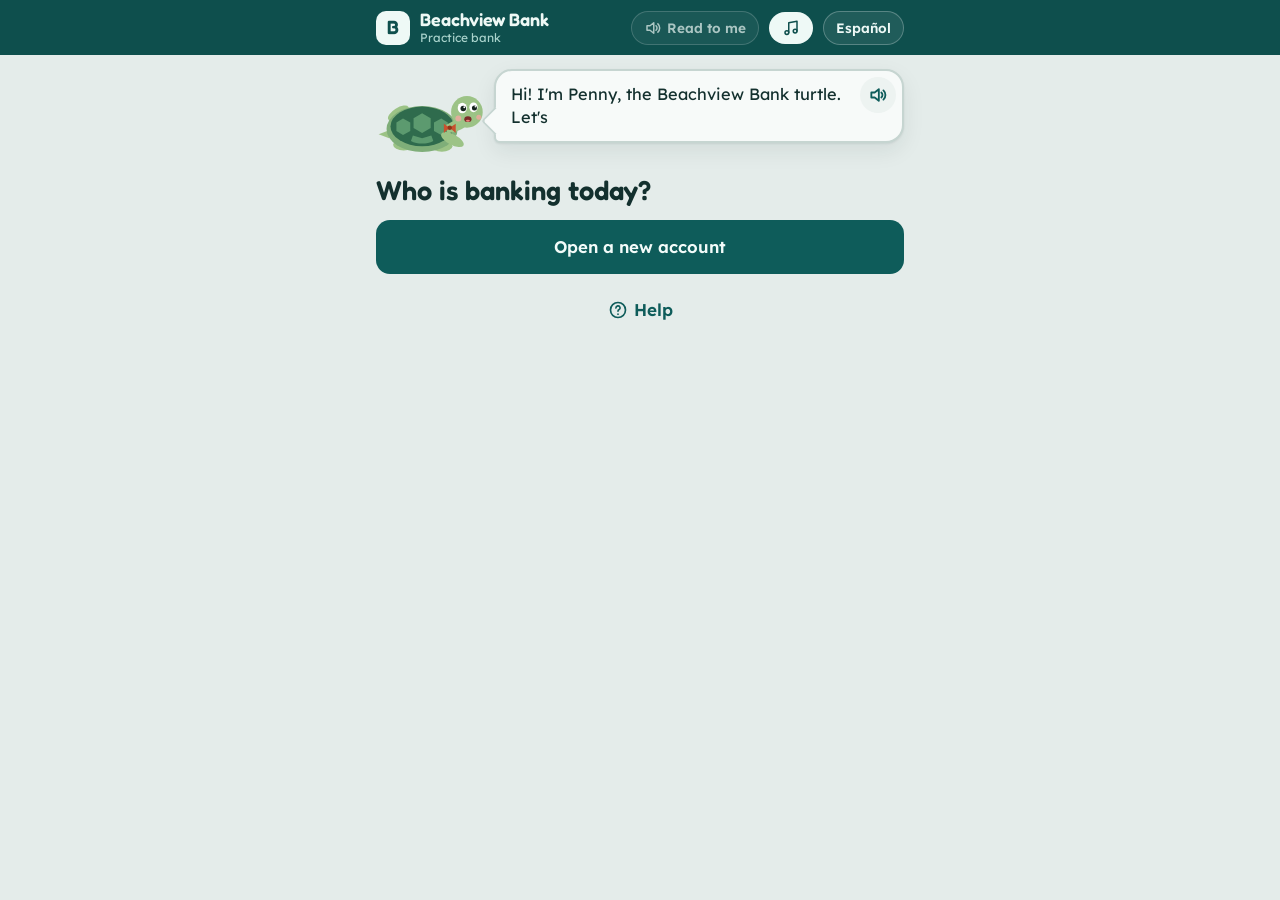
<file: index.html>
<!doctype html>
<!-- (c) Mr. O - free to play, not to copy. -->
<html lang="en">
<head>
<meta charset="utf-8">
<meta name="viewport" content="width=device-width, initial-scale=1, viewport-fit=cover">
<title>Check Game</title>
<meta name="claude:viewport-fit-sides" content="cover">
<meta name="description" content="Practice depositing paychecks at a pretend bank: snap a picture of a practice check, fill out deposit slips, and do the balance math.">
<link rel="preconnect" href="https://fonts.googleapis.com">
<link rel="stylesheet" href="https://fonts.googleapis.com/css2?family=Caveat:wght@500;600&family=Fredoka:wght@500;600&family=Lexend:wght@400;500;600;700&family=Space+Mono:wght@400;700&display=swap">
<link rel="stylesheet" href="styles/check.css">
<link rel="stylesheet" href="styles/app.css">
<link rel="stylesheet" href="styles/penny.css">
</head>
<body>
<header class="top"><div class="top-in" id="top"></div></header>
<div class="page">
<section class="penny-band" id="penny-root" aria-label="Penny the turtle"></section>
<main id="app"></main>
</div>
<script type="module" src="src/main.js"></script>
</body>
</html>
</file>
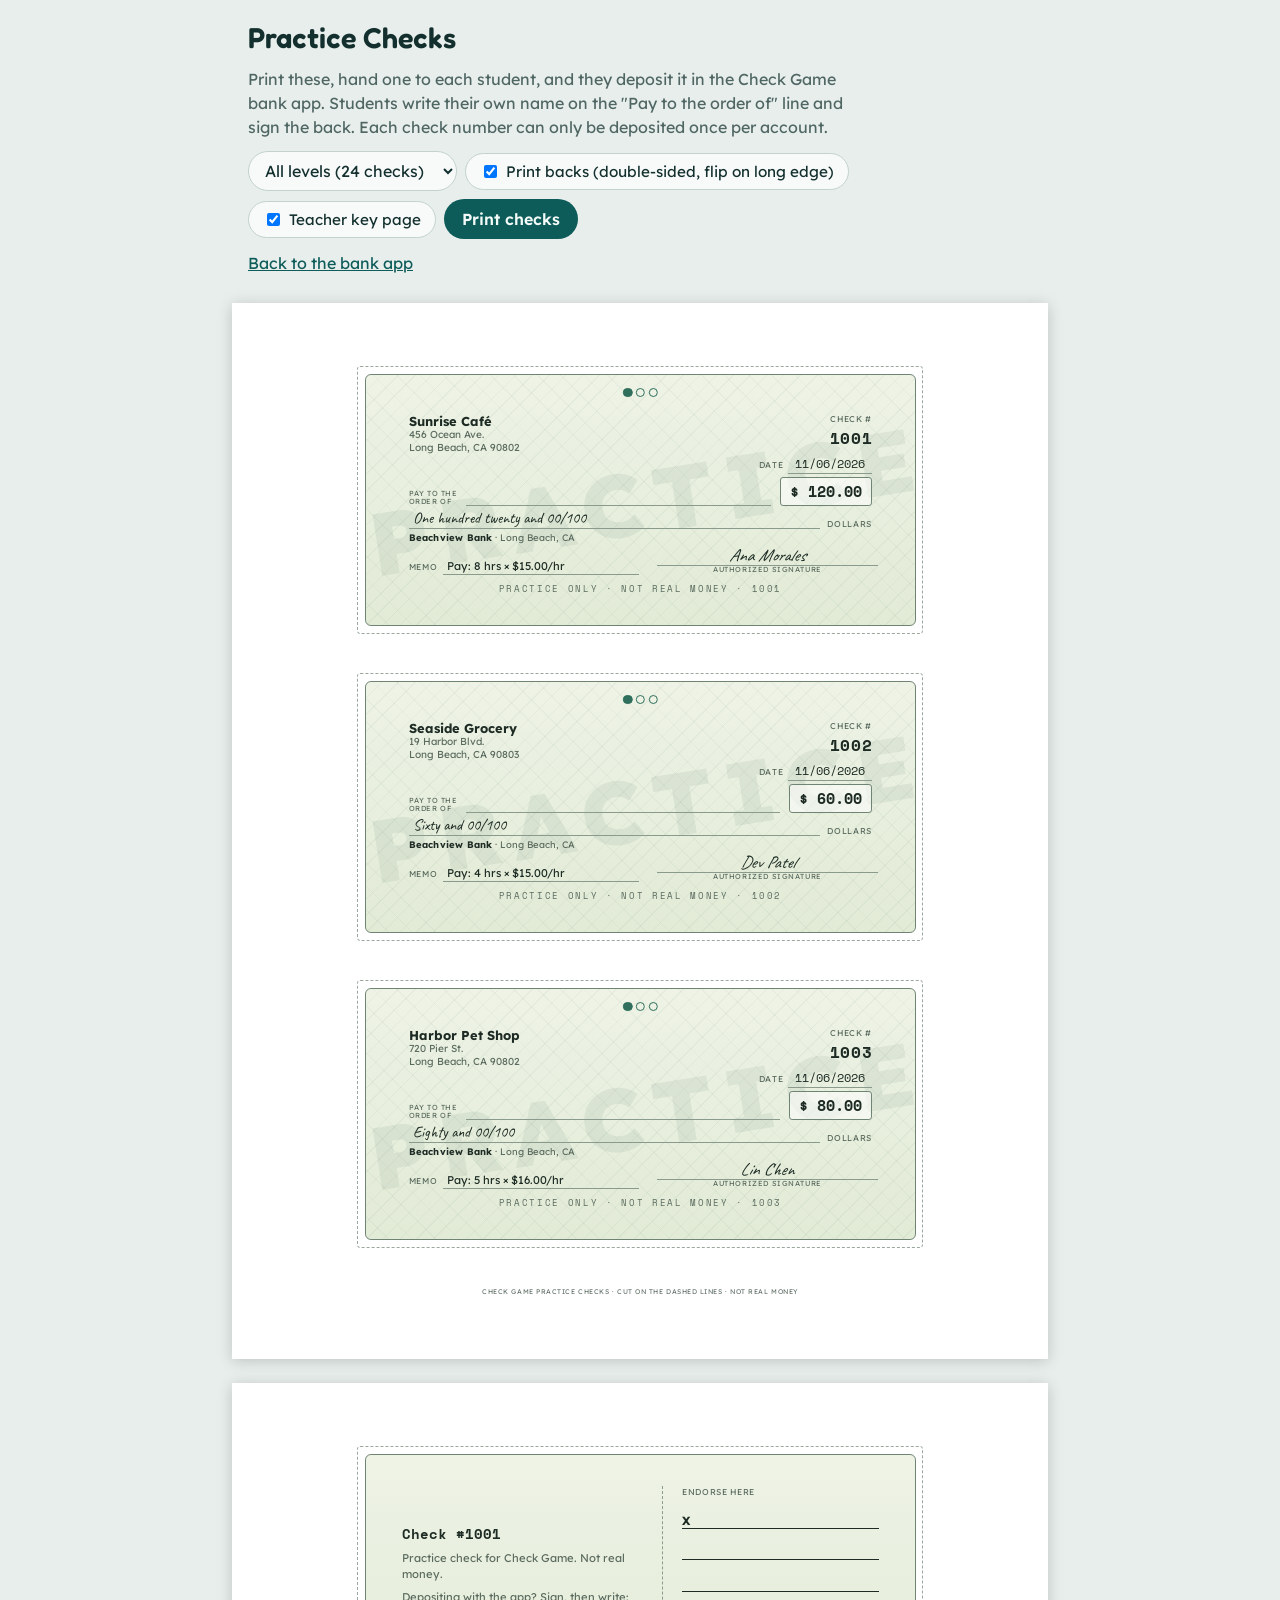
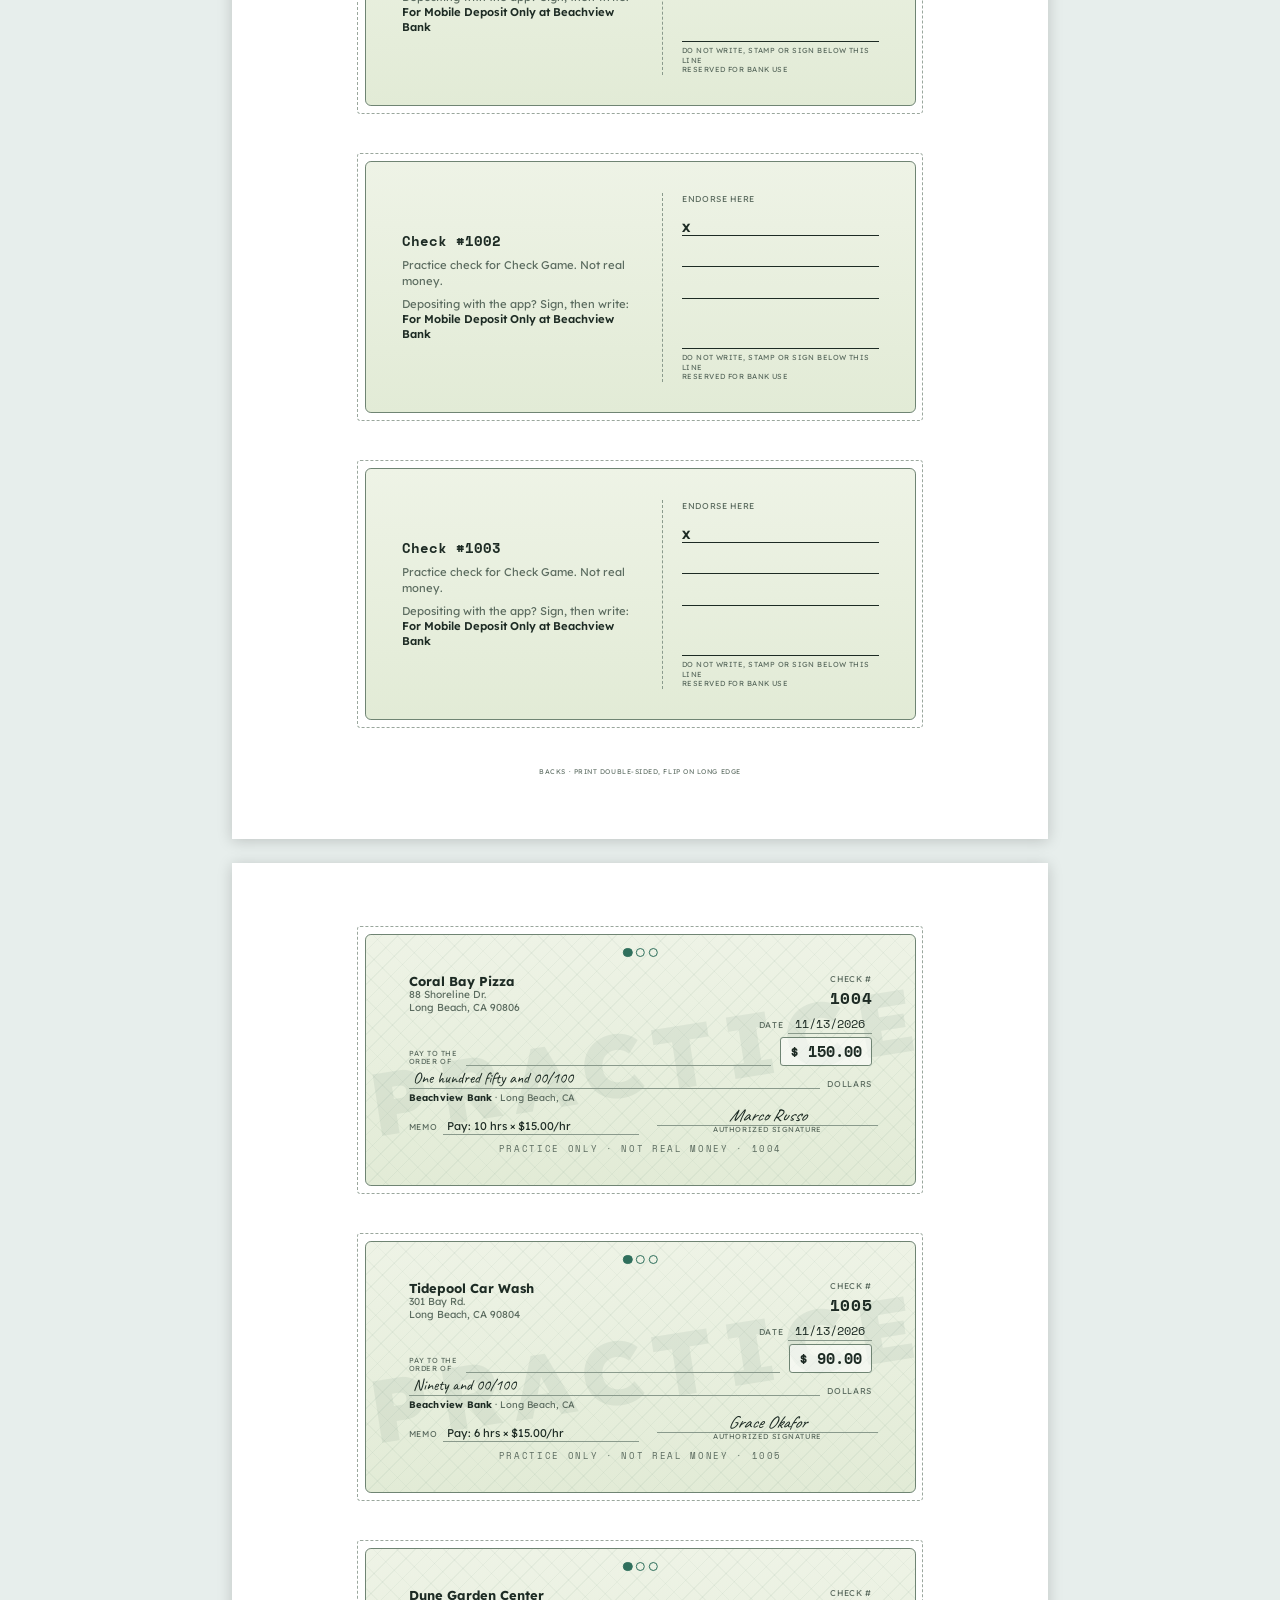
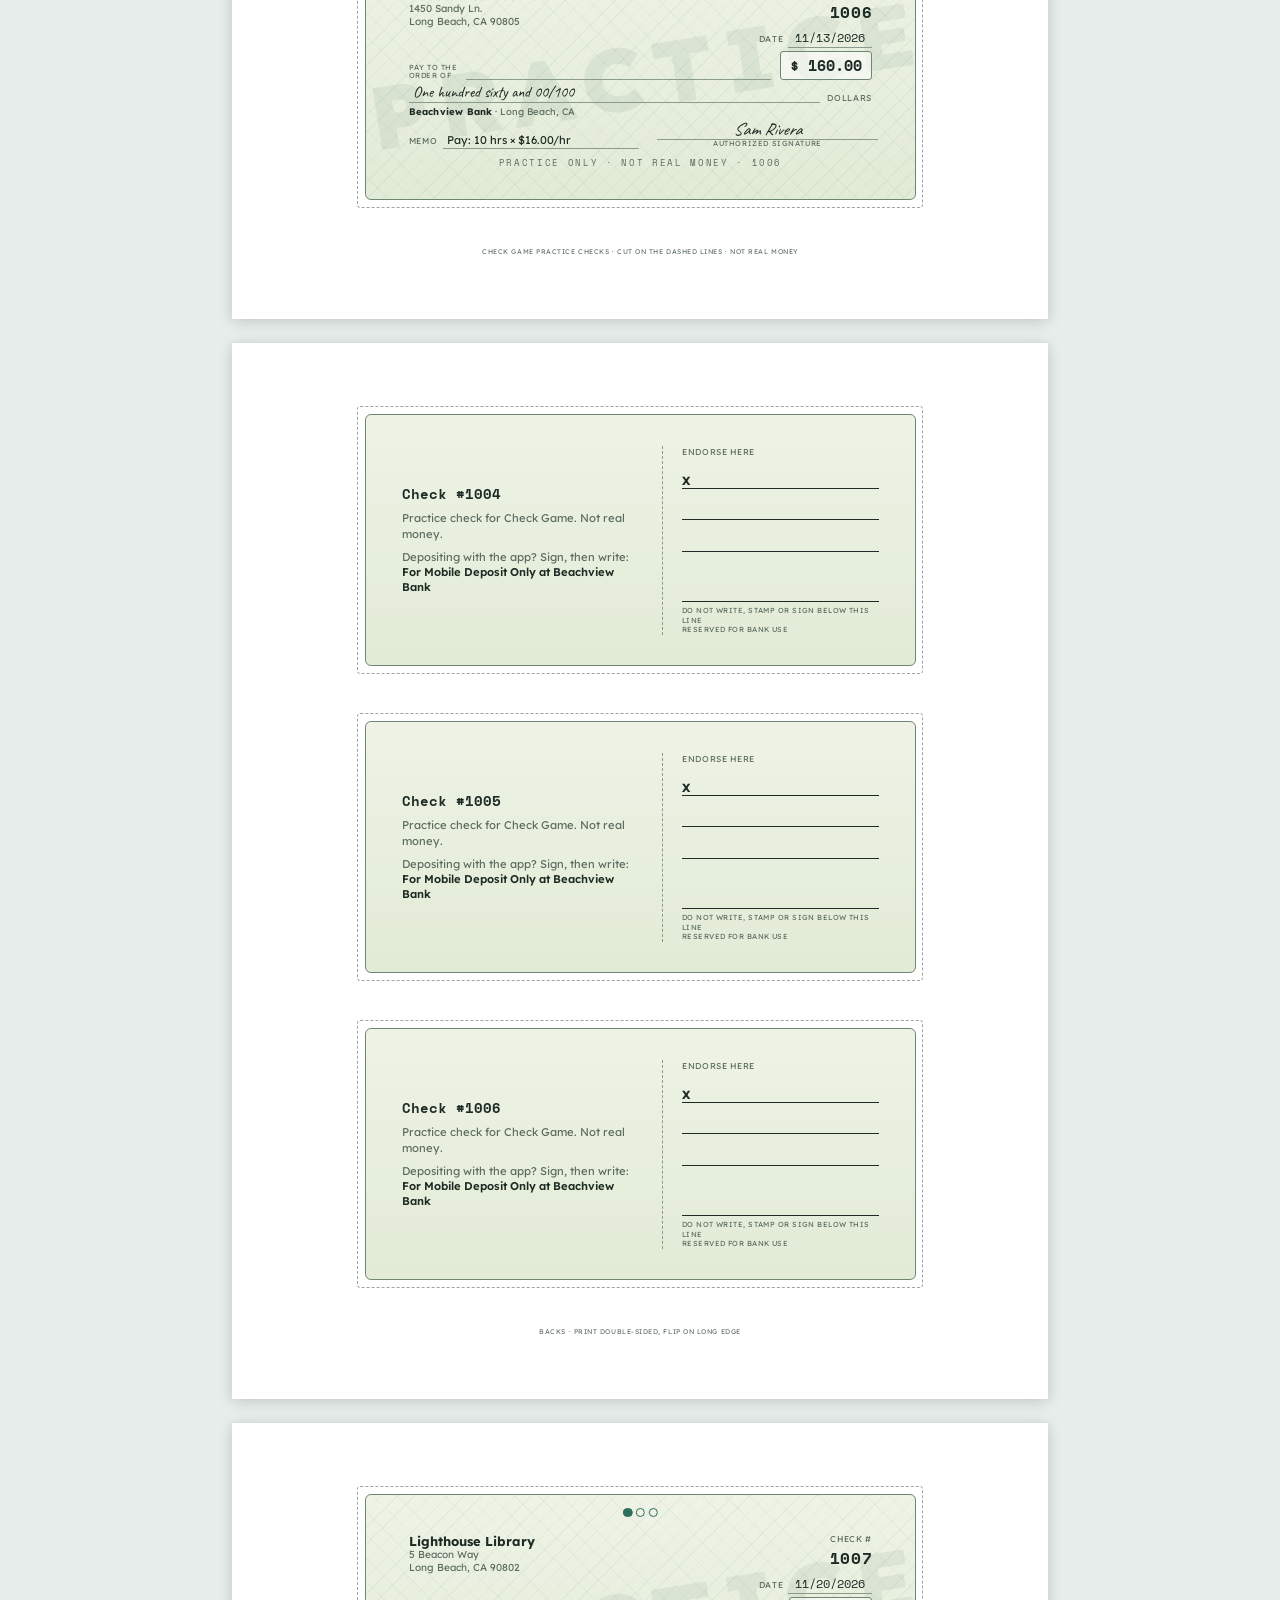
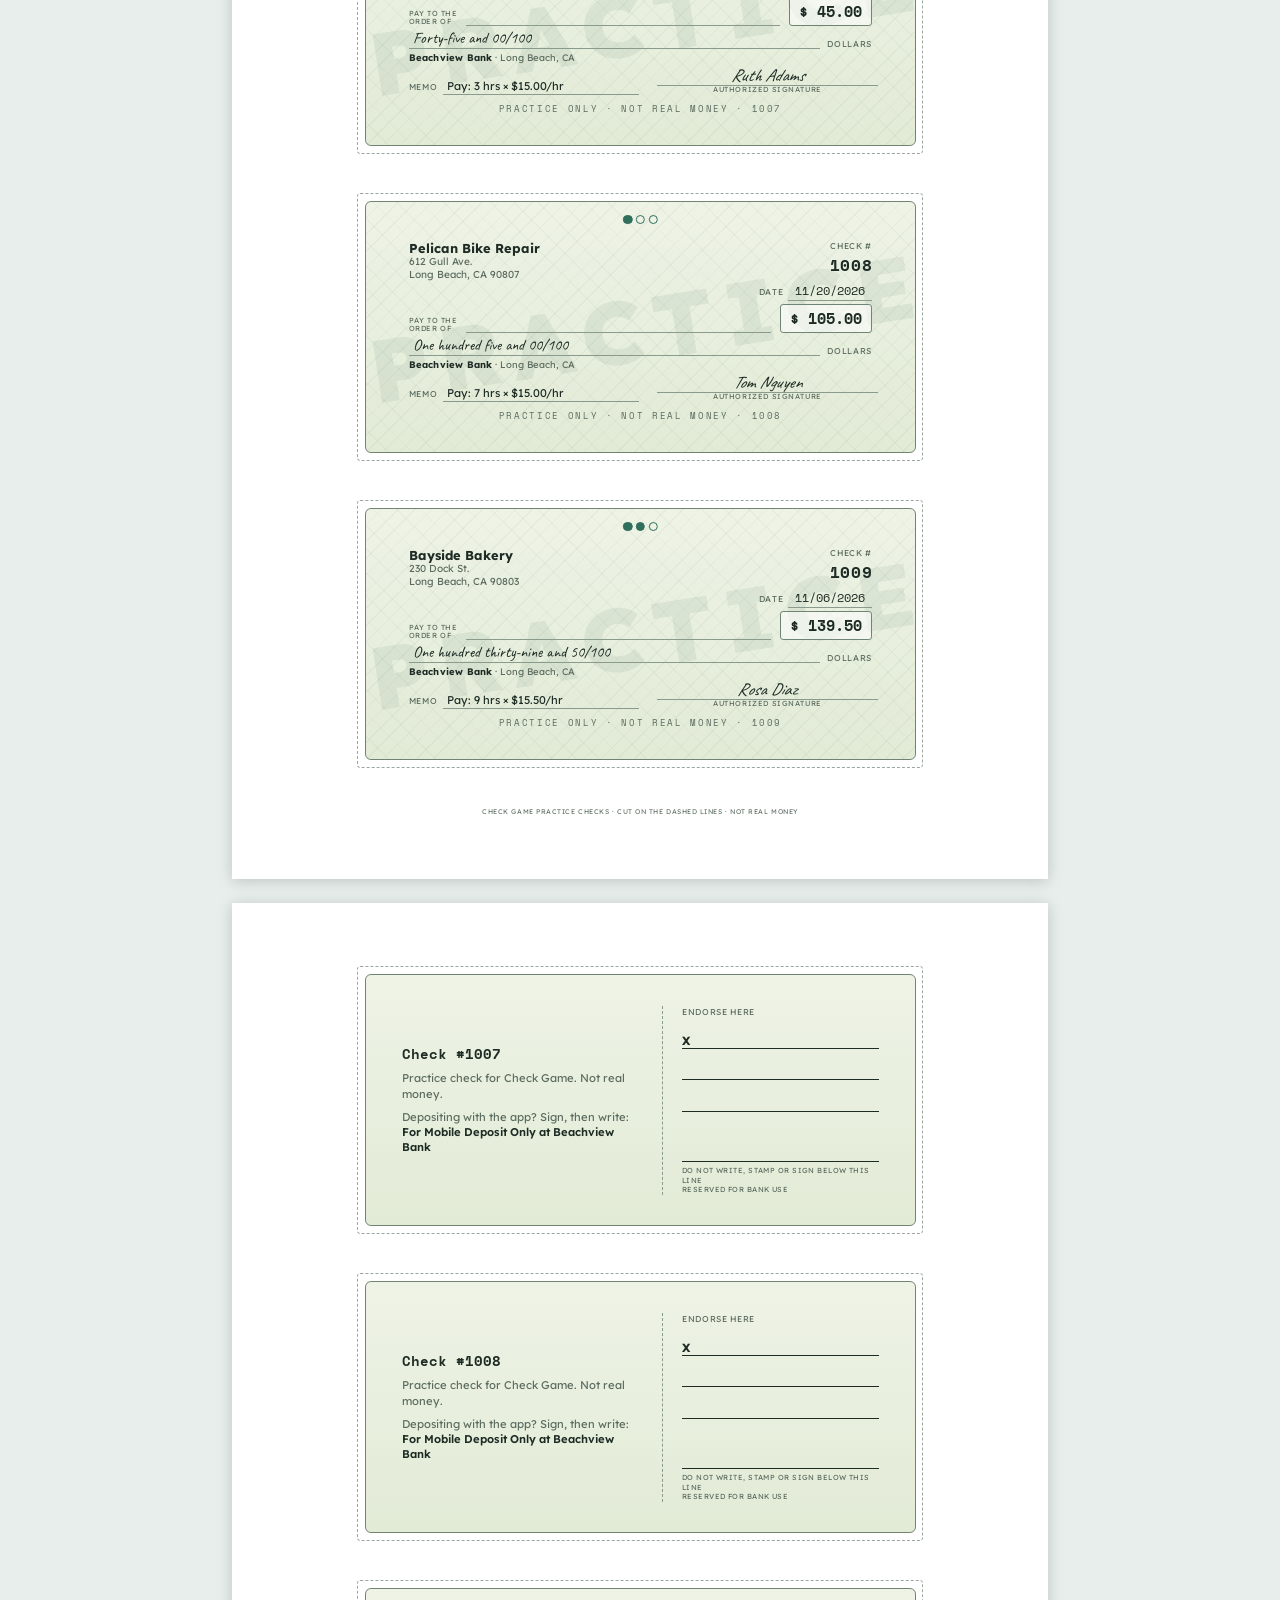
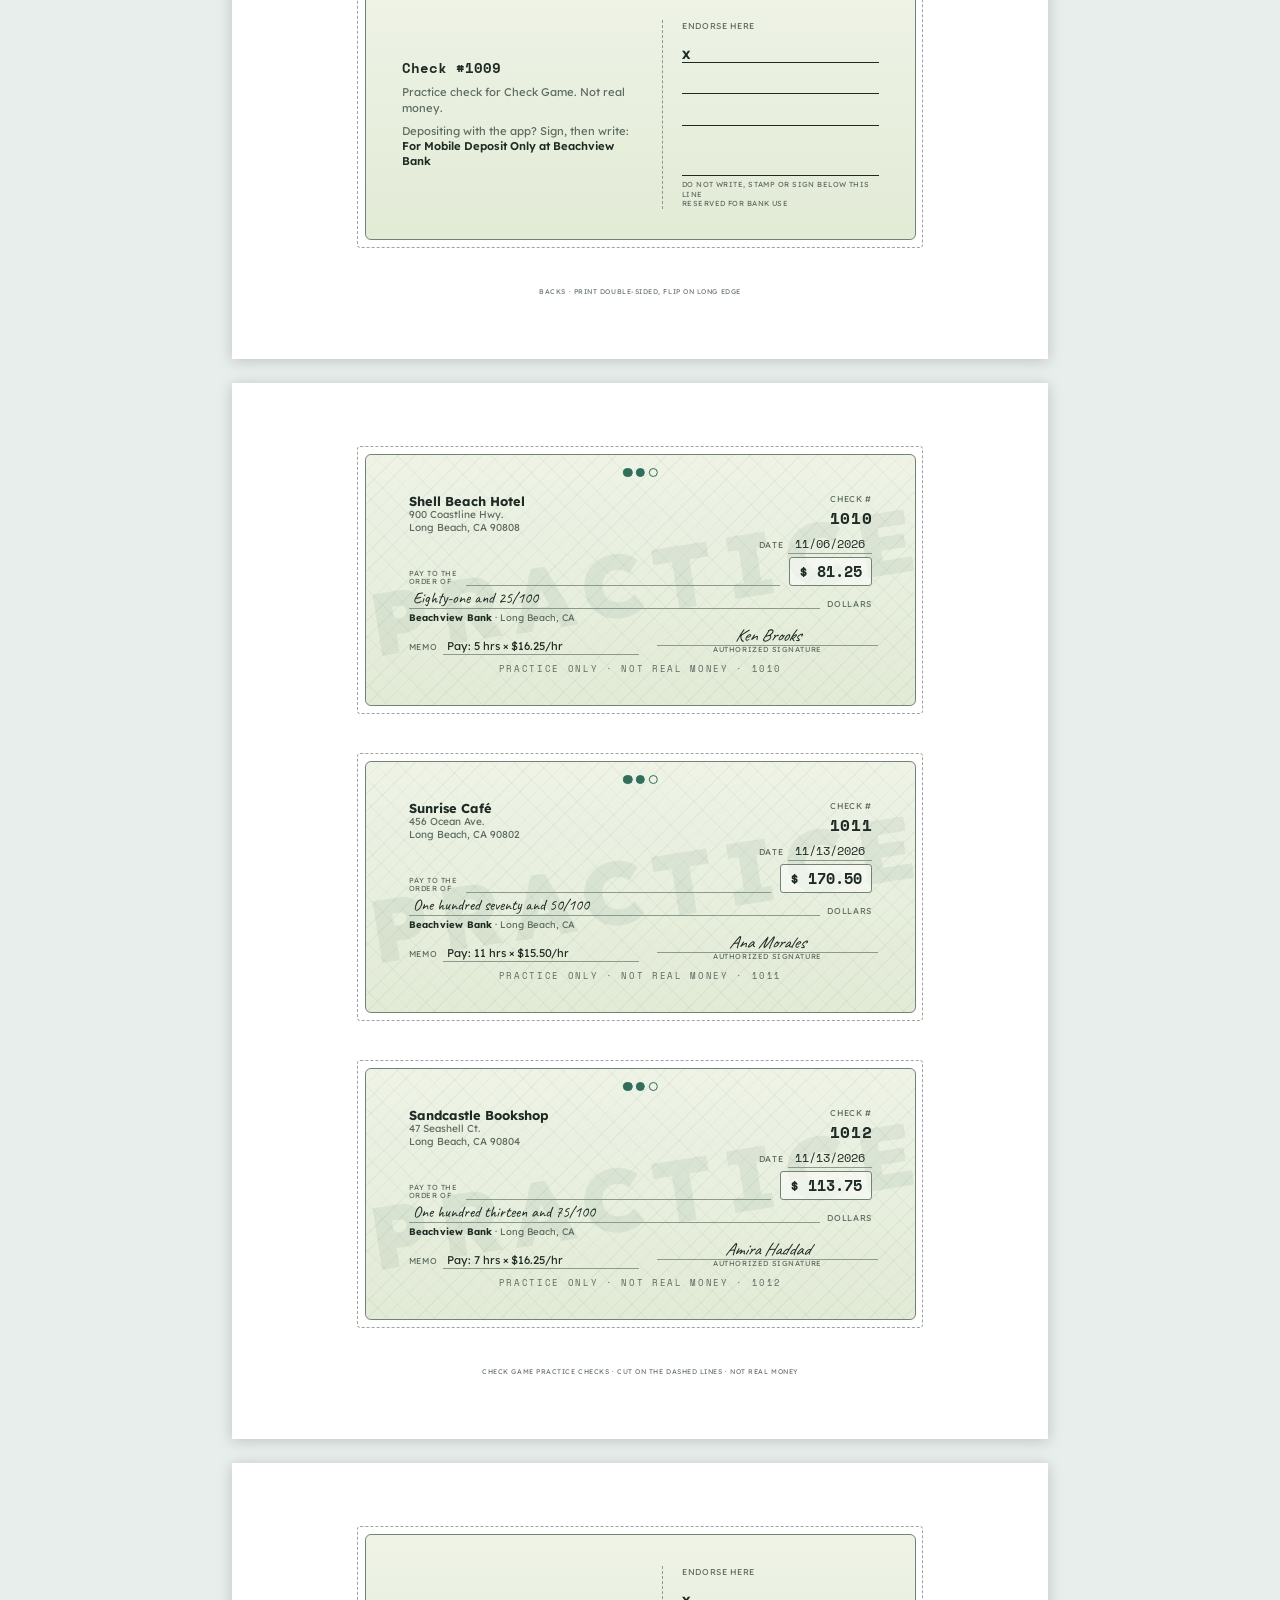
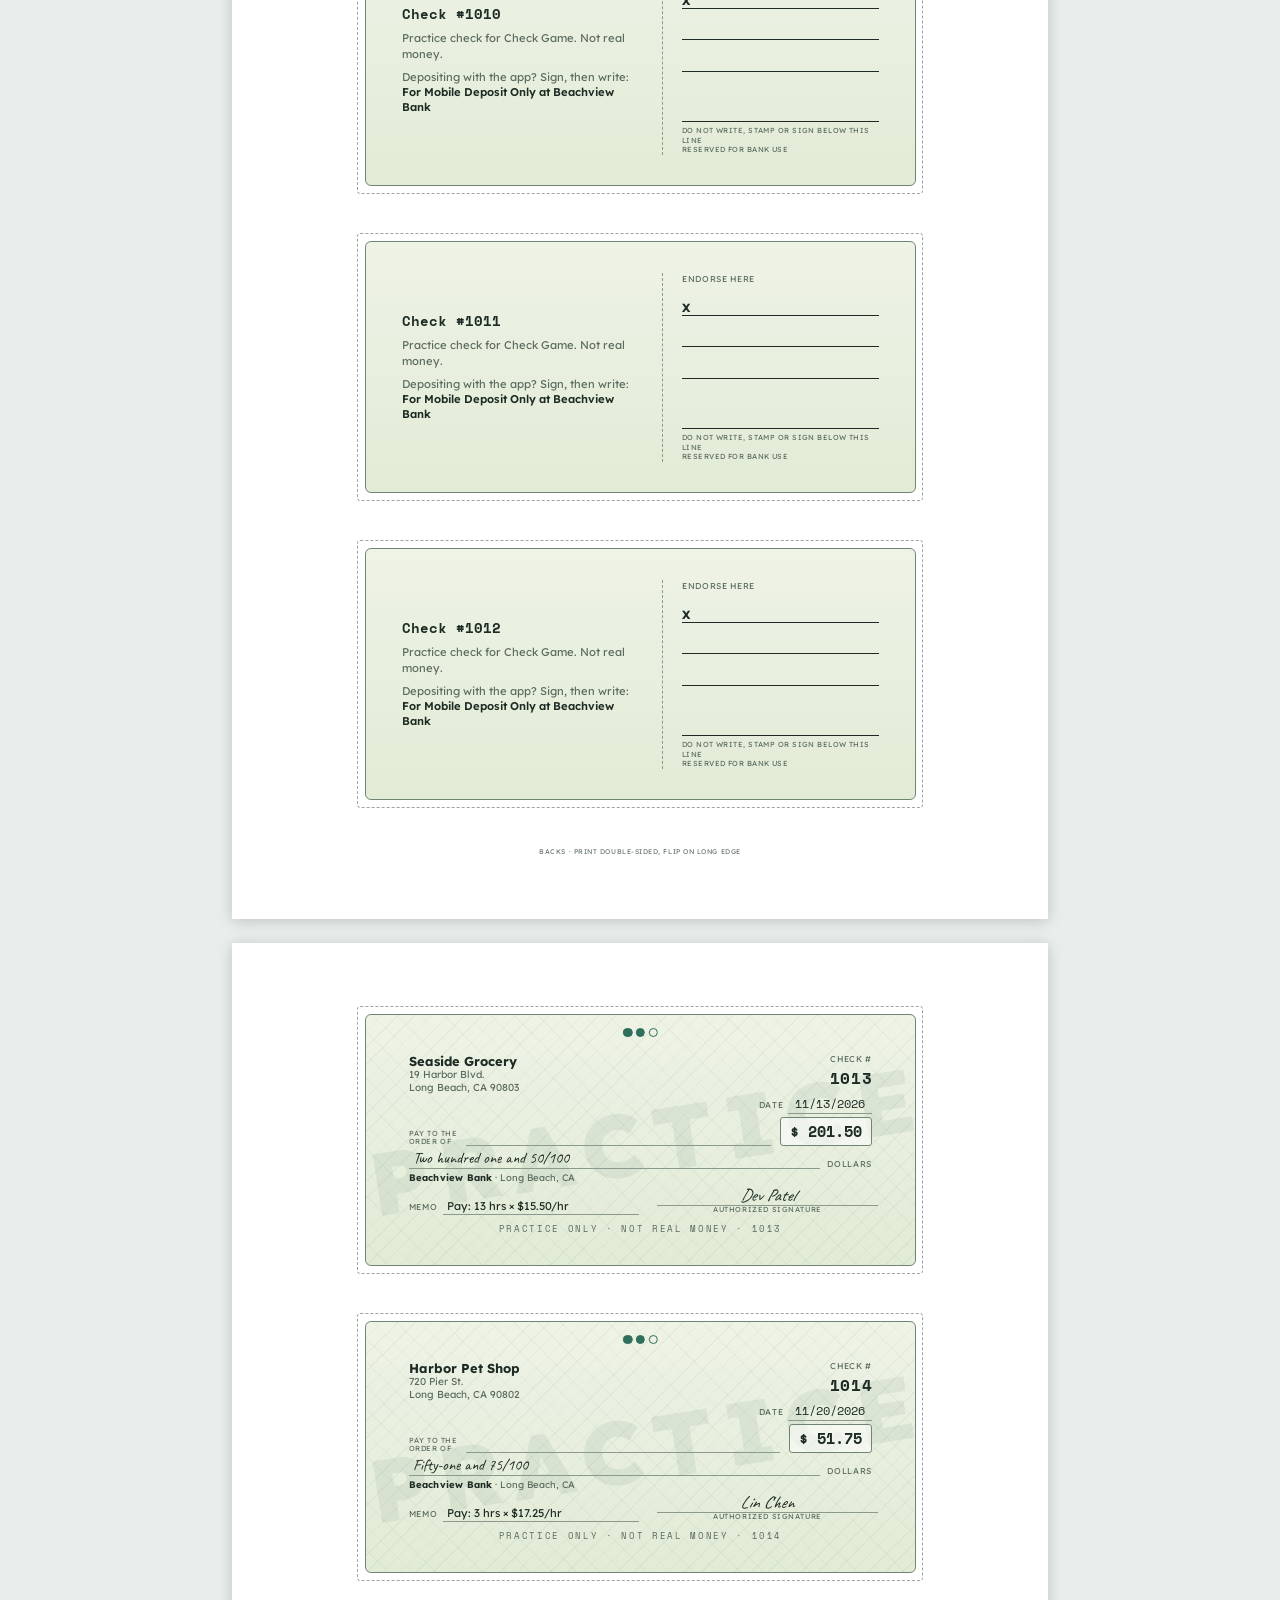
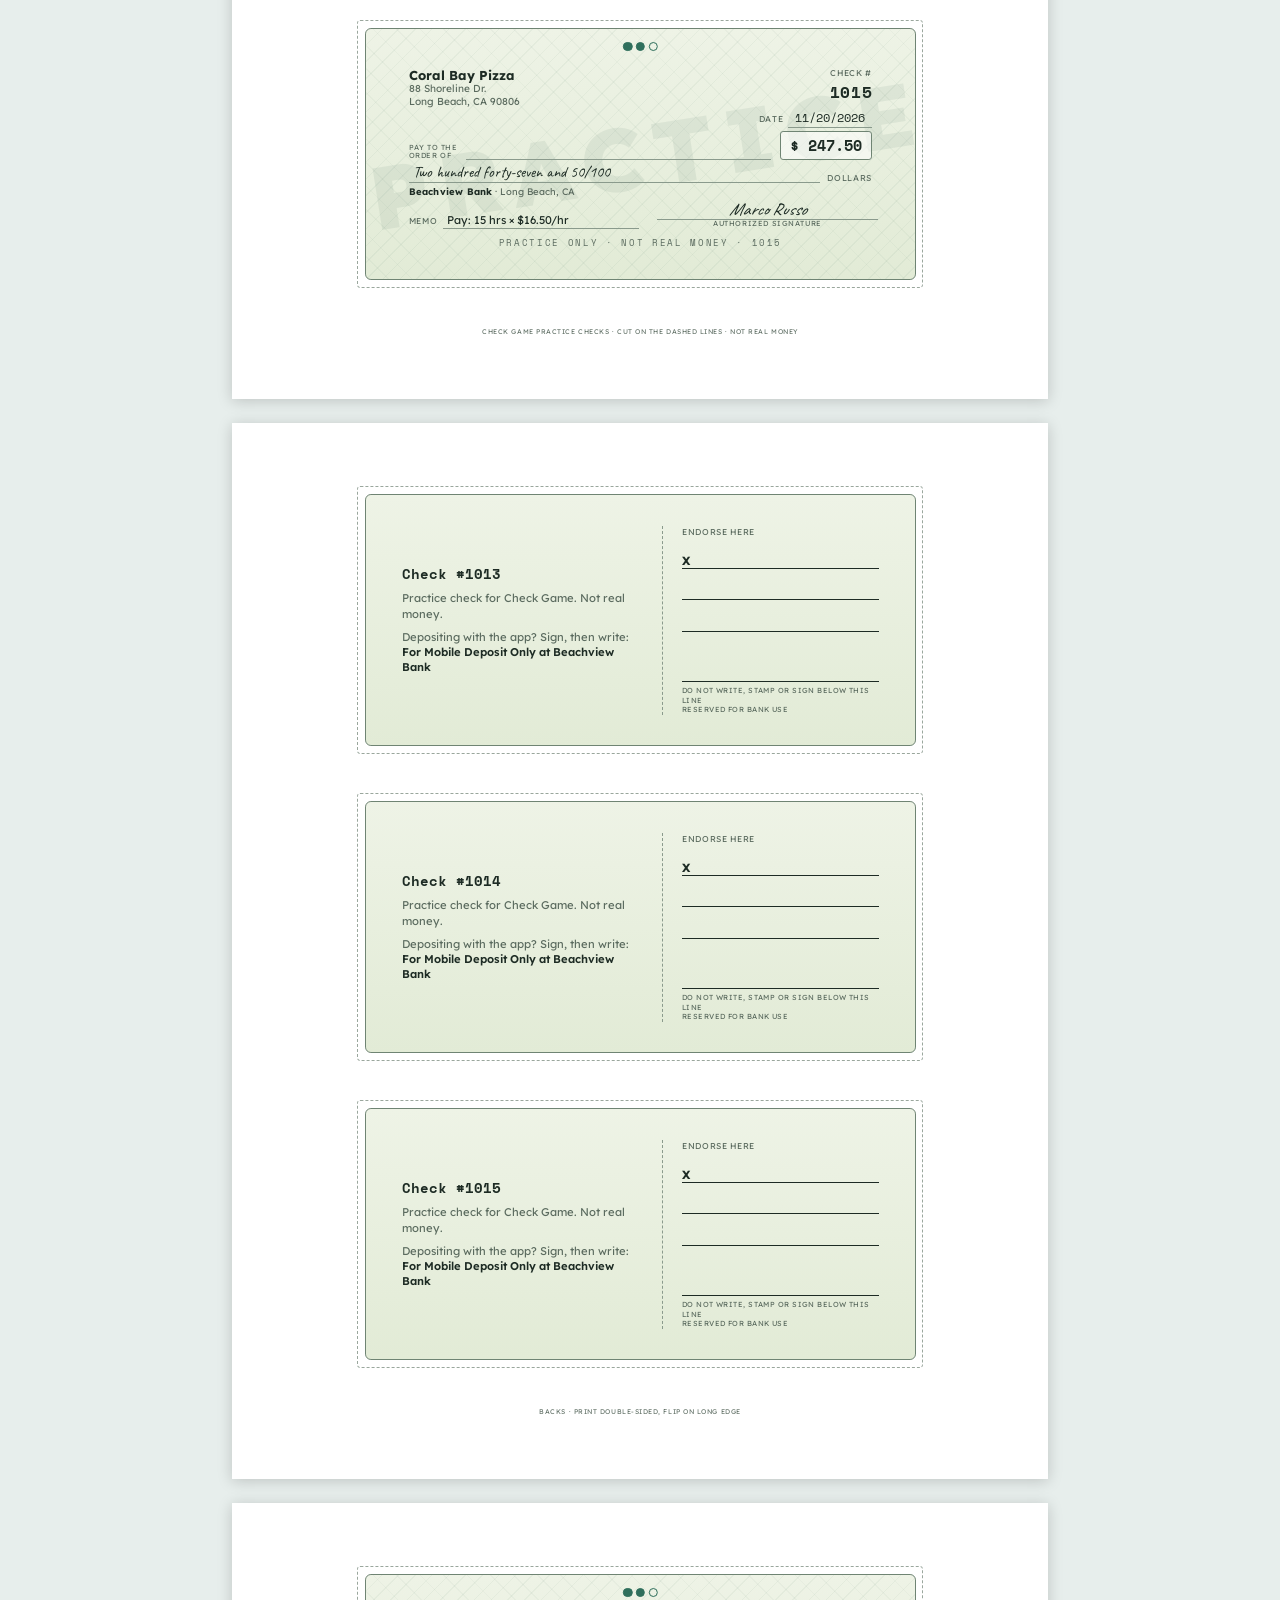
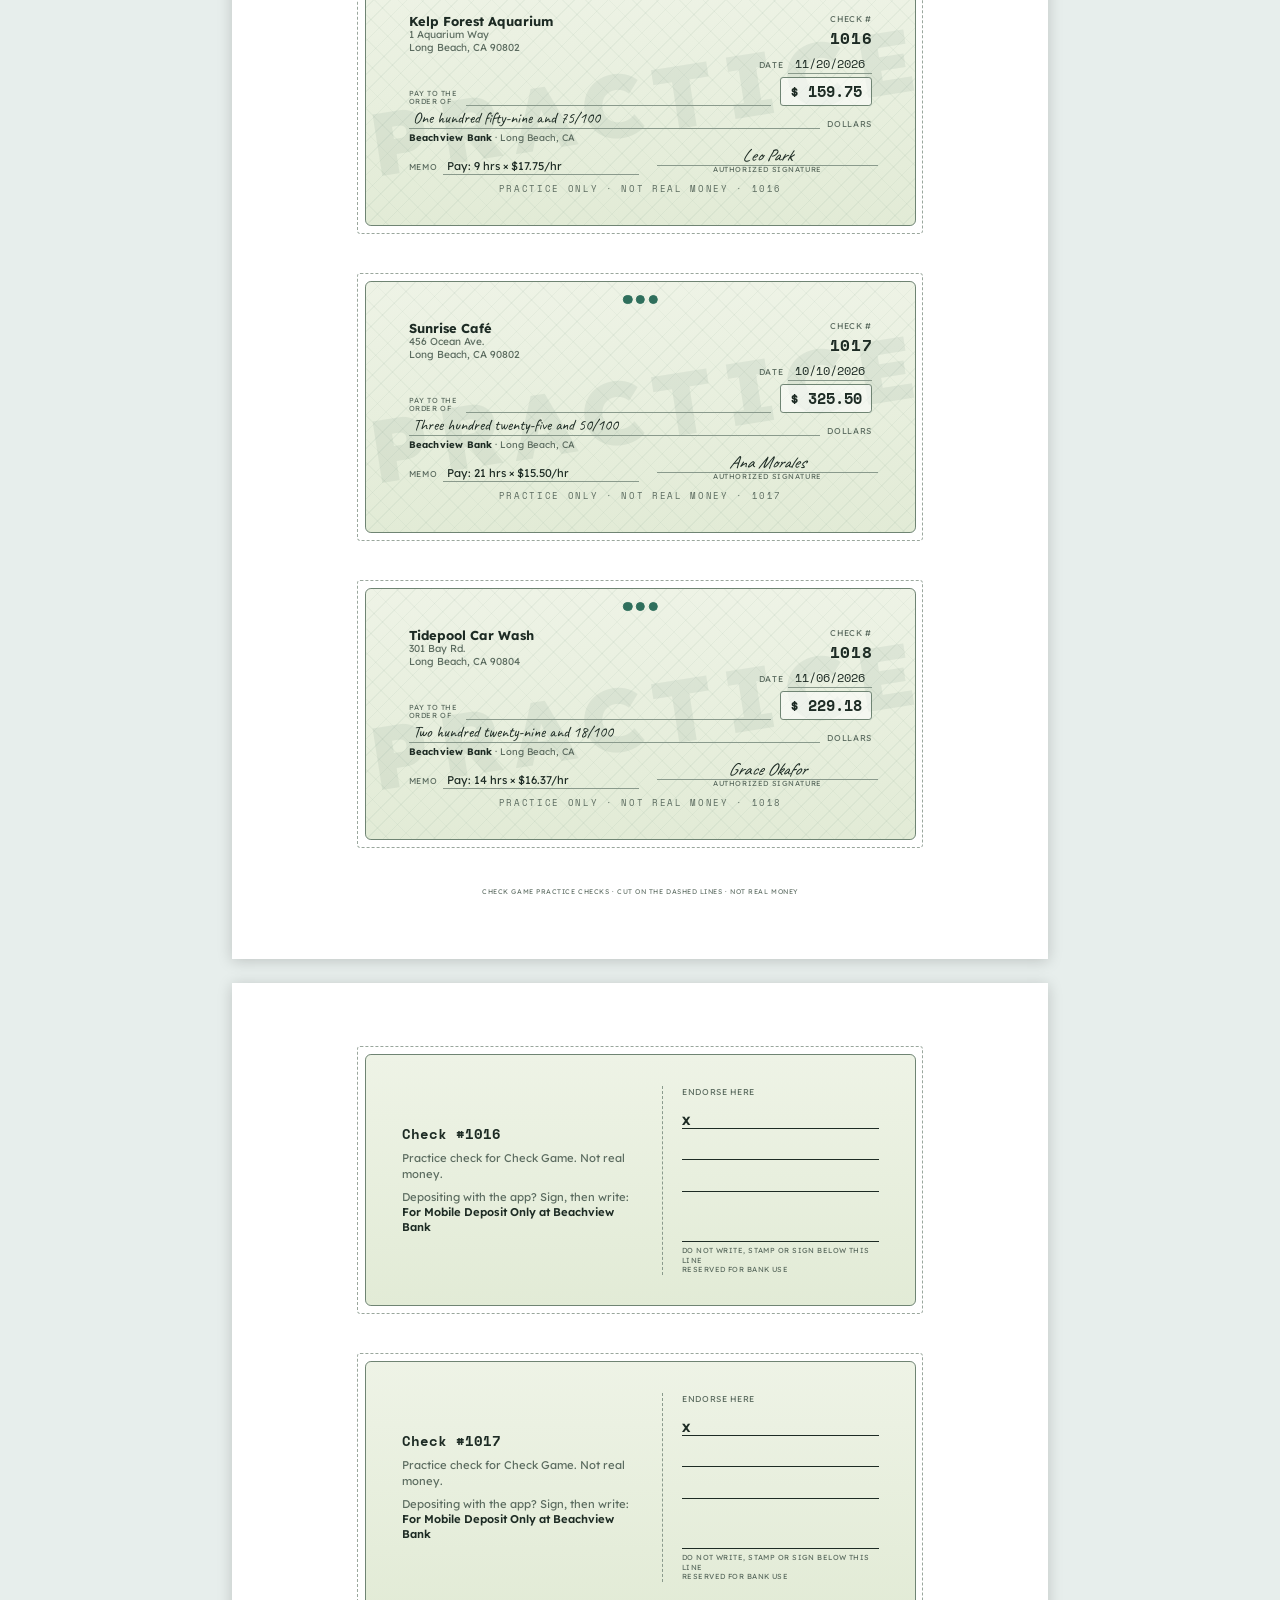
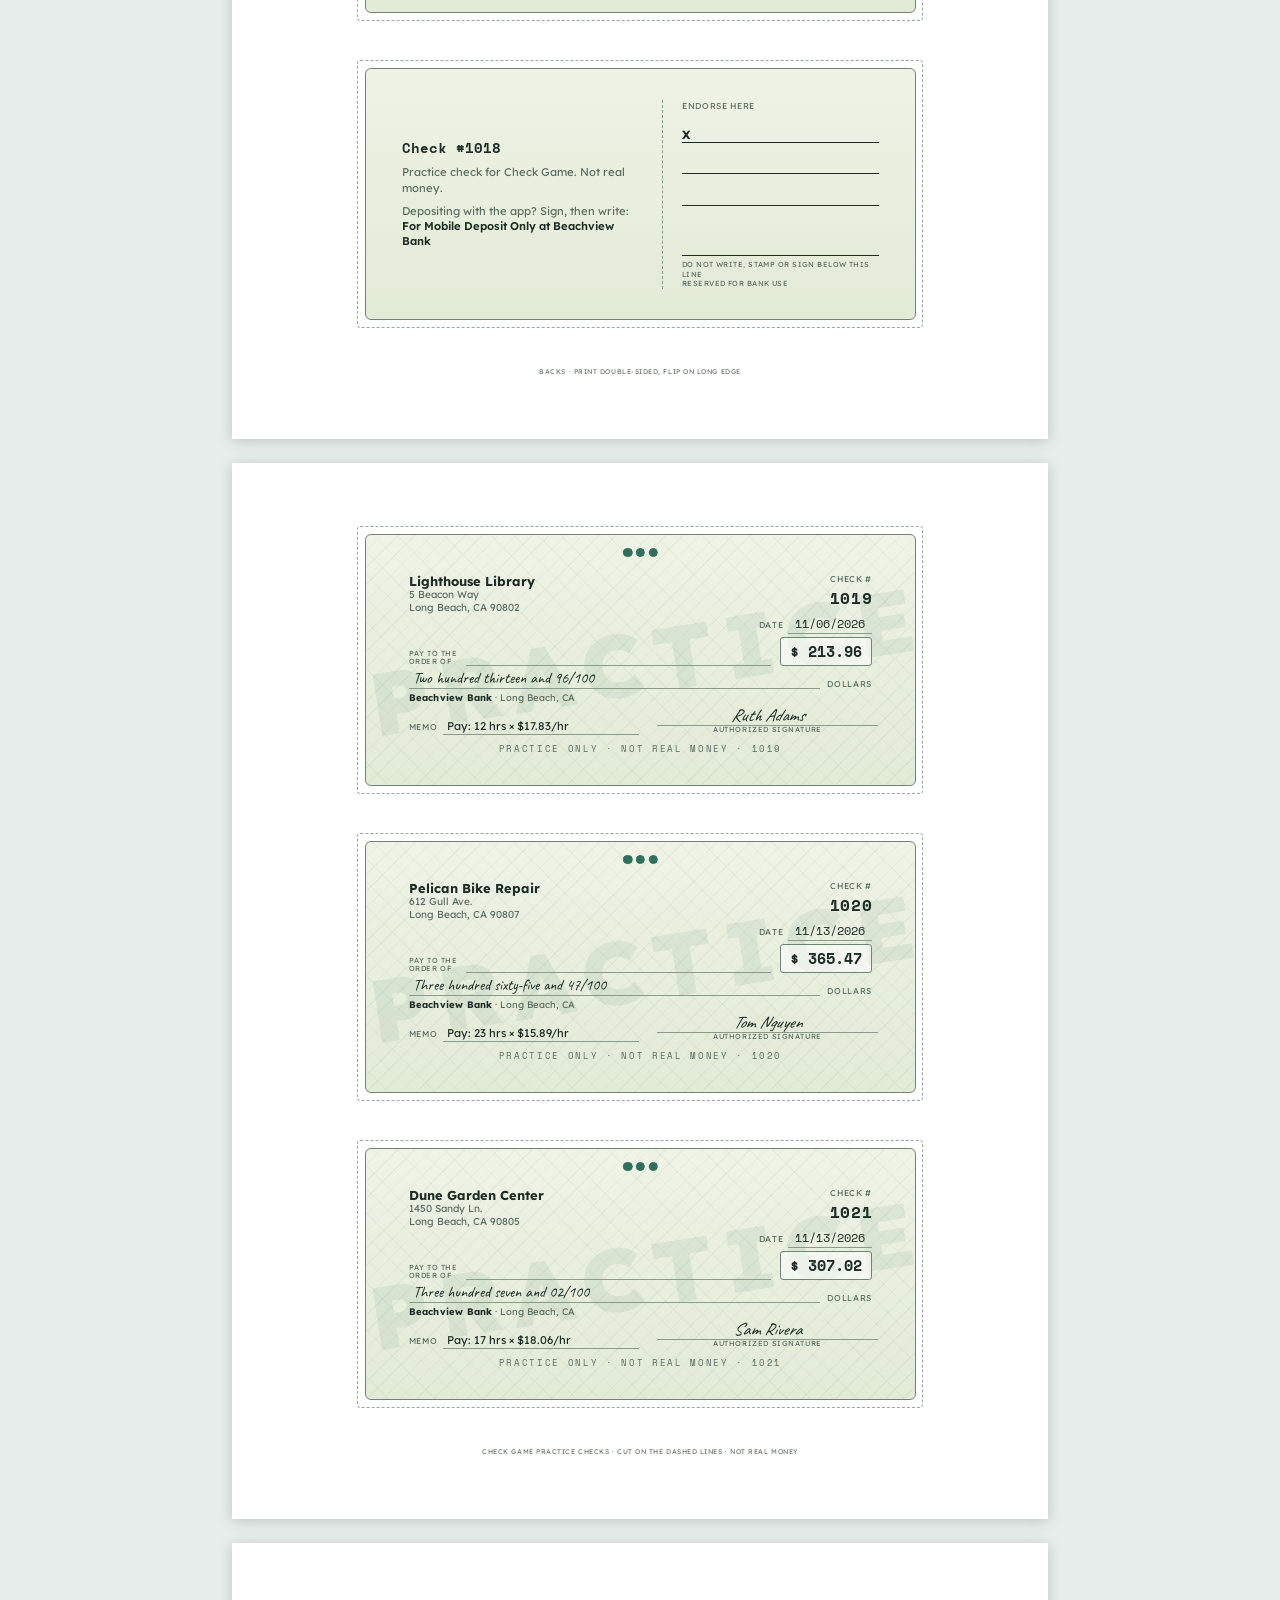
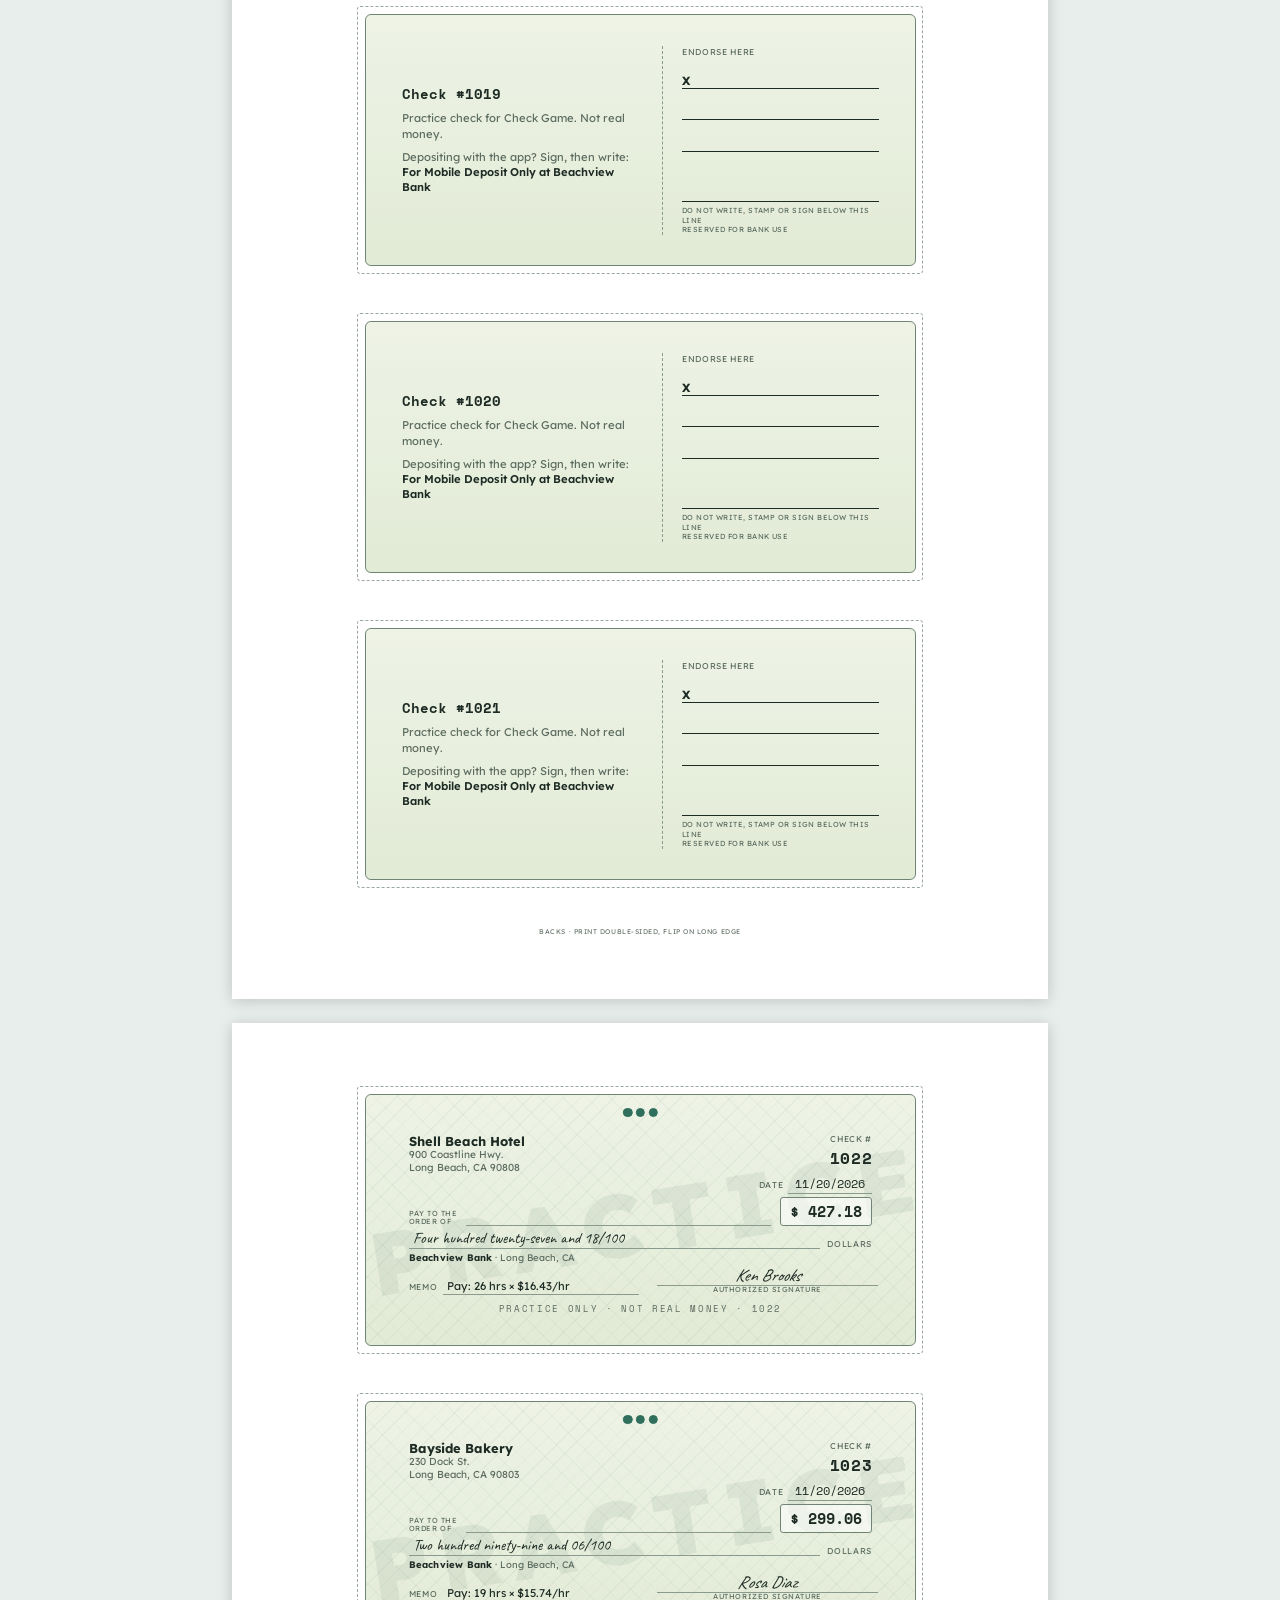
<file: checks.html>
<!doctype html>
<!-- (c) Mr. O - free to play, not to copy. -->
<html lang="en">
<head>
<meta charset="utf-8">
<meta name="viewport" content="width=device-width, initial-scale=1, viewport-fit=cover">
<title>Practice Checks</title>
<meta name="claude:viewport-fit-sides" content="cover">
<link rel="preconnect" href="https://fonts.googleapis.com">
<link rel="stylesheet" href="https://fonts.googleapis.com/css2?family=Caveat:wght@500;600&family=Fredoka:wght@500;600&family=Lexend:wght@400;600;700&family=Space+Mono:wght@400;700&display=swap">
<link rel="stylesheet" href="styles/check.css">
<style>:root{--bg: #e7eeec;--fg: #13302e;--muted: #4f6663;--card: #f7faf9;--line: #c3d2cf;--accent: #0e5c5a;--on-accent: #f3fbf9;--display: "Fredoka", "Inter Display", "Inter", system-ui, sans-serif;--body: "Lexend", "Inter", system-ui, sans-serif}@media(prefers-color-scheme:dark){:root:not([data-theme=light]){--bg: #0c1c1c;--fg: #dcebe8;--muted: #92aaa6;--card: #132827;--line: #2a4543;--accent: #5cc0b0;--on-accent: #062221;color-scheme:dark}}:root[data-theme=dark]{--bg: #0c1c1c;--fg: #dcebe8;--muted: #92aaa6;--card: #132827;--line: #2a4543;--accent: #5cc0b0;--on-accent: #062221;color-scheme:dark}html{-webkit-text-size-adjust:100%}body{margin:0;background:var(--bg);color:var(--fg);font-family:var(--body)}.bar{padding-block:20px;padding-left:max(16px,env(safe-area-inset-left,0px));padding-right:max(16px,env(safe-area-inset-right,0px));max-width:8.5in;margin:0 auto;box-sizing:border-box;display:grid;gap:12px}h1{font-family:var(--display);font-weight:600;font-size:1.8rem;margin:0;text-wrap:balance}.bar p{margin:0;color:var(--muted);line-height:1.5;max-width:62ch}.controls{display:flex;flex-wrap:wrap;gap:8px;align-items:center}.controls label{display:inline-flex;align-items:center;gap:6px;background:var(--card);border:1px solid var(--line);border-radius:999px;padding:8px 14px;cursor:pointer;font-size:.95rem}.controls select{font:inherit;background:var(--card);color:var(--fg);border:1px solid var(--line);border-radius:999px;padding:8px 12px}.btn{font:inherit;font-weight:600;border:0;border-radius:999px;padding:10px 18px;background:var(--accent);color:var(--on-accent);cursor:pointer}.btn:focus-visible,.controls label:focus-within,select:focus-visible{outline:3px solid var(--accent);outline-offset:2px}a{color:var(--accent)}.sheets{display:grid;gap:24px;justify-items:center;padding-block:8px 40px;padding-left:max(16px,env(safe-area-inset-left,0px));padding-right:max(16px,env(safe-area-inset-right,0px))}.sheet{width:8.5in;max-width:100%;aspect-ratio:8.5 / 11;background:#fff;color:#1d2b24;box-shadow:0 2px 14px #0000002e;box-sizing:border-box;padding:3.5% 10%;display:flex;overflow:hidden;flex-direction:column;justify-content:space-around;container-type:inline-size}.sheet-tag{font-size:1.2cqw;color:#66756b;text-align:center;letter-spacing:.08em;text-transform:uppercase}.slot{border:.15cqw dashed #9aa79d;padding:1.2cqw;border-radius:.6cqw}.key{justify-content:flex-start;gap:2cqw;font-size:1.7cqw}.key h2{font-family:var(--display);font-size:3cqw;margin:0}.key table{border-collapse:collapse;width:100%;font-variant-numeric:tabular-nums}.key th,.key td{text-align:left;padding:.7cqw 1cqw;border-bottom:.12cqw solid #d3dbd5}.key td.num,.key th.num{text-align:right;font-family:Space Mono,DejaVu Sans Mono,monospace}@media print{@page{size:letter;margin:0}body{background:#fff}.bar{display:none}.sheets{display:block;padding:0}.sheet{width:8.5in;height:11in;max-width:none;aspect-ratio:auto;box-shadow:none;page-break-after:always;break-after:page;padding:.3in .85in;overflow:hidden}.sheet:last-child{page-break-after:auto;break-after:auto}}</style>
</head>
<body>
<div class="bar">
<h1>Practice Checks</h1>
<p>Print these, hand one to each student, and they deposit it in the Check Game bank app. Students write their own name on the "Pay to the order of" line and sign the back. Each check number can only be deposited once per account.</p>
<div class="controls">
<select id="level" aria-label="Which checks">
<option value="0">All levels (24 checks)</option>
<option value="1">Level 1: whole dollars</option>
<option value="2">Level 2: 25¢, 50¢, 75¢</option>
<option value="3">Level 3: any cents</option>
</select>
<label><input type="checkbox" id="backs" checked> Print backs (double-sided, flip on long edge)</label>
<label><input type="checkbox" id="key" checked> Teacher key page</label>
<button class="btn" id="print" type="button" hidden>Print checks</button>
</div>
<p id="note"><a href="index.html">Back to the bank app</a></p>
</div>
<div class="sheets" id="sheets"></div>
<script type="module" src="src/print.js"></script>
</body>
</html>
</file>
<file: styles/check.css>
:root{--ck-paper: #eef3e6;--ck-paper-2: #e2ebd6;--ck-ink: #1d2b24;--ck-soft: #5b6b5f;--ck-rule: #8a9a8c;--ck-edge: #6f8473;--ck-water: rgba(46, 94, 74, .08);--ck-hand: #1f3f8a;--ck-dot: #2f6f5c;--ck-font: "Lexend", "Inter", system-ui, sans-serif;--ck-mono: "Space Mono", "DejaVu Sans Mono", ui-monospace, monospace;--ck-script: "Caveat", "Bitstream Charter", "Georgia", serif}.ck-wrap{container-type:inline-size;width:100%}.ck{position:relative;aspect-ratio:6 / 2.75;max-width:100%;box-sizing:border-box;font-family:var(--ck-font);color:var(--ck-ink);font-size:2.15cqw;padding:3.2em 3.6em 2.6em;border:.12em solid var(--ck-edge);border-radius:.5em;background:repeating-linear-gradient(135deg,transparent 0 .9em,rgba(46,94,74,.05) .9em 1em),repeating-linear-gradient(45deg,transparent 0 1.3em,rgba(46,94,74,.04) 1.3em 1.4em),linear-gradient(180deg,var(--ck-paper),var(--ck-paper-2));display:flex;flex-direction:column;justify-content:space-between;overflow:hidden;-webkit-print-color-adjust:exact;print-color-adjust:exact}.ck-water{position:absolute;inset:0;display:grid;place-items:center;font-size:7.5em;font-weight:800;letter-spacing:.12em;color:var(--ck-water);transform:rotate(-9deg);pointer-events:none;user-select:none}.ck>*:not(.ck-water){position:relative}.ck-label{font-size:.72em;text-transform:uppercase;letter-spacing:.08em;color:var(--ck-soft);white-space:nowrap}.ck-small{font-size:.62em;line-height:1.15}.ck-line{border-bottom:.08em solid var(--ck-rule);padding:0 .3em .05em}.ck-top{display:flex;justify-content:space-between;align-items:flex-start;gap:1em}.ck-payer{display:flex;flex-direction:column;line-height:1.25;font-size:.95em}.ck-payer b{font-size:1.15em;font-weight:700}.ck-payer span{color:var(--ck-soft);font-size:.9em}.ck-num{display:flex;flex-direction:column;align-items:flex-end;gap:.15em}.ck-num b{font-family:var(--ck-mono);font-size:1.35em;letter-spacing:.04em}.ck-date{display:flex;align-items:baseline;gap:.4em;margin-top:.3em}.ck-date-val{font-family:var(--ck-mono);font-size:1em;min-width:6.5em;text-align:center}.ck-pay{display:flex;align-items:flex-end;gap:.7em}.ck-payee{flex:1;min-height:1.6em}.ck-hand{font-family:var(--ck-script);color:var(--ck-hand);font-size:1.6em;line-height:1}.ck-box{font-family:var(--ck-mono);font-weight:700;font-size:1.3em;border:.09em solid var(--ck-edge);border-radius:.2em;padding:.15em .6em;background:#ffffff8c;white-space:nowrap}.ck-words{display:flex;align-items:flex-end;gap:.6em}.ck-words .ck-line{flex:1;font-family:var(--ck-script);color:var(--ck-ink);font-size:1.35em;line-height:1.1}.ck-bank{font-size:.8em;color:var(--ck-soft)}.ck-bank b{color:var(--ck-ink);letter-spacing:.02em}.ck-bottom{display:flex;justify-content:space-between;align-items:flex-end;gap:2em}.ck-memo{display:flex;align-items:baseline;gap:.5em;flex:1.1;min-width:0}.ck-memo .ck-line{flex:1;font-size:.95em;white-space:nowrap;overflow:hidden;text-overflow:ellipsis}.ck-sign{display:flex;flex-direction:column;align-items:center;flex:1}.ck-sig{width:100%;text-align:center;font-family:var(--ck-script);font-style:italic;font-size:1.5em;line-height:1;color:var(--ck-ink)}.ck-micr{font-family:var(--ck-mono);font-size:.78em;letter-spacing:.18em;color:var(--ck-soft);text-align:center;margin-top:.4em}.ck>.ck-level{position:absolute;top:1.1em;left:50%;transform:translate(-50%);display:flex;gap:.3em}.ck-level i{width:.6em;height:.6em;border-radius:50%;border:.1em solid var(--ck-dot)}.ck-level i.on{background:var(--ck-dot)}.ck-back{flex-direction:row;align-items:stretch;gap:2em;padding:2.6em 3em;background:linear-gradient(180deg,var(--ck-paper),var(--ck-paper-2))}.ck-back-info{flex:1.2;display:flex;flex-direction:column;gap:.7em;justify-content:center;color:var(--ck-soft);font-size:.95em;line-height:1.35}.ck-back-info b{font-family:var(--ck-mono);color:var(--ck-ink);font-size:1.2em}.ck-back-info i{color:var(--ck-ink);font-style:normal;font-weight:600}.ck-endorse{flex:1;display:flex;flex-direction:column;justify-content:flex-start;gap:.9em;border-left:.1em dashed var(--ck-rule);padding-left:1.6em}.ck-eline{border-bottom:.08em solid var(--ck-ink);height:1.7em;font-weight:700;display:flex;align-items:flex-end}.ck-reserved{margin-top:auto;border-top:.12em solid var(--ck-ink);padding-top:.5em;font-size:.62em;text-transform:uppercase;letter-spacing:.06em;color:var(--ck-soft);line-height:1.3}
</file>
<file: styles/app.css>
:root{--bg: #e4ecea;--surface: #f7faf9;--surface-2: #edf3f1;--fg: #13302e;--muted: #4c6461;--line: #c6d5d1;--brand: #0e5c5a;--brand-ink: #f2fbf9;--head-bg: #0e4f4d;--head-fg: #eef9f6;--head-muted: #a9d3cc;--coral: #b9472a;--coral-ink: #fff6f2;--money: #17704a;--money-bg: #dcefe3;--warn: #9a3d1d;--warn-bg: #f6e3d9;--sand: #efe4cb;--sand-ink: #3d3220;--star: #c98a12;--shadow: 0 1px 2px rgba(10, 40, 38, .08), 0 8px 22px rgba(10, 40, 38, .08);--display: "Fredoka", "Inter Display", "Inter", system-ui, sans-serif;--body: "Lexend", "Inter", system-ui, sans-serif;--mono: "Space Mono", "DejaVu Sans Mono", ui-monospace, monospace;--r: 16px;--r-sm: 12px;--gap: 14px;--col: 560px}@media(prefers-color-scheme:dark){:root:not([data-theme=light]){--bg: #0b1a1a;--surface: #132726;--surface-2: #183130;--fg: #dcebe8;--muted: #93aca8;--line: #284442;--brand: #5fc2b2;--brand-ink: #062120;--head-bg: #0f3534;--head-fg: #e6f6f2;--head-muted: #8fc2b9;--coral: #e27a5c;--coral-ink: #2a0e05;--money: #6fd09c;--money-bg: #173a2a;--warn: #f0a17f;--warn-bg: #3a1f14;--sand: #3a3324;--sand-ink: #efe3c6;--star: #f0b941;--shadow: 0 1px 2px rgba(0, 0, 0, .3), 0 8px 22px rgba(0, 0, 0, .25);color-scheme:dark}}:root[data-theme=dark]{--bg: #0b1a1a;--surface: #132726;--surface-2: #183130;--fg: #dcebe8;--muted: #93aca8;--line: #284442;--brand: #5fc2b2;--brand-ink: #062120;--head-bg: #0f3534;--head-fg: #e6f6f2;--head-muted: #8fc2b9;--coral: #e27a5c;--coral-ink: #2a0e05;--money: #6fd09c;--money-bg: #173a2a;--warn: #f0a17f;--warn-bg: #3a1f14;--sand: #3a3324;--sand-ink: #efe3c6;--star: #f0b941;--shadow: 0 1px 2px rgba(0, 0, 0, .3), 0 8px 22px rgba(0, 0, 0, .25);color-scheme:dark}*{box-sizing:border-box}html{-webkit-text-size-adjust:100%}body{margin:0;background:var(--bg);color:var(--fg);font-family:var(--body);font-size:17px;line-height:1.45}body:before{content:"";position:fixed;inset:0 0 auto;height:env(safe-area-inset-top,0px);z-index:10;background:var(--head-bg)}button,input,select{font:inherit;color:inherit}button{cursor:pointer}:focus-visible{outline:3px solid var(--brand);outline-offset:2px}h1,h2,h3{font-family:var(--display);font-weight:600;line-height:1.15;margin:0;text-wrap:balance}h2{font-size:1.35rem}h3{font-size:1.1rem}p{margin:0}a{color:var(--brand)}small{display:block;color:var(--muted);font-size:.85rem;line-height:1.3}.num{font-family:var(--mono);font-variant-numeric:tabular-nums}.muted{color:var(--muted)}.title{font-size:1.7rem}.kicker{font-size:.78rem;font-weight:600;letter-spacing:.08em;text-transform:uppercase;color:var(--muted)}.top{position:sticky;top:env(safe-area-inset-top,0px);z-index:5;background:var(--head-bg);color:var(--head-fg)}.top-in,.page{max-width:var(--col);margin:0 auto;padding-left:max(16px,env(safe-area-inset-left,0px));padding-right:max(16px,env(safe-area-inset-right,0px))}.top-in{display:flex;align-items:center;gap:10px;padding-block:10px}.page{padding-block:14px 64px;display:grid;gap:var(--gap)}main{display:grid;gap:var(--gap);min-width:0}.brand{display:flex;align-items:center;gap:10px;background:none;border:0;padding:0;color:inherit;text-align:left}.brand-mark{width:34px;height:34px;border-radius:10px;display:grid;place-items:center;background:var(--head-fg);color:var(--head-bg);font-family:var(--display);font-weight:600;font-size:1.2rem}.brand b{font-family:var(--display);font-weight:600;font-size:1.12rem;display:block;line-height:1.1}.brand small{color:var(--head-muted);font-size:.75rem}.spacer{flex:1}.pill{display:inline-flex;align-items:center;gap:5px;border-radius:999px;padding:6px 12px;font-size:.85rem;font-weight:600;border:1px solid rgba(255,255,255,.25);background:#ffffff14;color:var(--head-fg)}.pill .star{width:16px;height:16px}.pill svg{width:18px;height:18px;flex:none}.pill.toggle{opacity:.7}.pill.toggle[aria-pressed=true]{opacity:1;background:var(--head-fg);color:var(--head-bg);border-color:transparent}.narrow-only{display:none}@media(max-width:520px){.wide-only{display:none}.narrow-only{display:inline}.top-in{gap:6px}.pill{padding:6px 9px}.brand small{display:none}}.card{background:var(--surface);border:1px solid var(--line);border-radius:var(--r);padding:18px;display:grid;gap:12px;min-width:0}.card>*{min-width:0}.card.center{justify-items:center;text-align:center}.card.center>.btn,.card.center>.keypad{justify-self:stretch}.card.list{gap:0;padding-block:6px}.stack{display:grid;gap:10px}.row{display:flex;gap:10px;align-items:center;flex-wrap:wrap}.row.between{justify-content:space-between}.btns{display:grid;gap:10px}.btns.two{grid-template-columns:1fr 1fr}.screen-head{display:grid;gap:8px;justify-items:start}.progress{display:flex;gap:6px;width:100%}.progress i{flex:1;height:6px;border-radius:3px;background:var(--line);transition:background .3s ease}.progress i.on{background:var(--brand)}.btn{display:inline-flex;align-items:center;justify-content:center;gap:8px;min-height:54px;padding:12px 22px;border-radius:14px;border:0;background:var(--brand);color:var(--brand-ink);font-weight:600;font-size:1.05rem;text-align:center;text-decoration:none;transition:transform .12s ease}.btn:active{transform:scale(.98)}.btn.wide{width:100%}.btn.alt{background:var(--surface-2);color:var(--fg);border:1px solid var(--line)}.btn.coral{background:var(--coral);color:var(--coral-ink)}.btn:disabled{opacity:.45;cursor:not-allowed;transform:none}.btn svg{width:22px;height:22px}.link-btn{display:inline-flex;align-items:center;justify-content:center;gap:6px;min-height:44px;padding:6px 4px;background:none;border:0;color:var(--brand);font-weight:600}.link-btn.wide{width:100%}.link-btn svg{width:20px;height:20px}.field{width:100%;min-height:54px;padding:10px 14px;border-radius:var(--r-sm);border:2px solid var(--line);background:var(--surface);font-size:1.2rem}.field.big{font-size:1.6rem;text-align:center}.inline-form{display:flex;gap:8px}.inline-form .field{flex:1;min-width:0;min-height:50px;font-size:1rem}.agree{display:flex;gap:12px;align-items:flex-start;padding:14px;border-radius:14px;background:var(--surface-2);border:1px solid var(--line);cursor:pointer}.agree input{width:26px;height:26px;flex:none;margin:0;accent-color:var(--brand)}.note{color:var(--muted);font-size:.92rem}.note.good{color:var(--money);background:var(--money-bg);padding:10px 12px;border-radius:var(--r-sm);font-weight:600}.note.warn{color:var(--warn);background:var(--warn-bg);padding:10px 12px;border-radius:var(--r-sm);font-weight:600}.callout{font-weight:600;padding:10px 12px;border-radius:var(--r-sm);background:var(--sand);color:var(--sand-ink);text-align:center}.question{font-size:1.1rem}.steps-list{margin:0;padding-left:1.2em;display:grid;gap:6px}.profile{display:flex;align-items:center;gap:14px;width:100%;min-height:64px;padding:12px 16px;border-radius:14px;border:1px solid var(--line);background:var(--surface);text-align:left;font-size:1.1rem}.avatar{width:42px;height:42px;border-radius:50%;background:var(--sand);color:var(--sand-ink);display:grid;place-items:center;font-family:var(--display);font-weight:600;font-size:1.2rem;flex:none}.welcome .big-amt{font-size:2.6rem;font-weight:700;color:var(--money)}.acct{display:flex;justify-content:space-between;align-items:center;gap:12px;padding:16px 18px;border-radius:var(--r);background:var(--surface);border:1px solid var(--line)}.acct.main{background:var(--brand);color:var(--brand-ink);border-color:transparent}.acct.main small{color:inherit;opacity:.78}.acct b{font-weight:600;font-size:1.05rem}.acct .bal{font-weight:700;font-size:1.5rem;white-space:nowrap}.acct.main .bal{font-size:1.85rem}.tiles{display:grid;grid-template-columns:1fr 1fr;gap:10px}.tile{display:grid;gap:6px;align-content:start;padding:16px;min-height:118px;border-radius:var(--r);border:1px solid var(--line);background:var(--surface);text-align:left;transition:transform .12s ease}.tile:active{transform:scale(.98)}.tile svg{width:34px;height:34px;color:var(--brand)}.tile b{font-size:1.02rem;line-height:1.2}.tile.hot{background:var(--sand);border-color:transparent;color:var(--sand-ink)}.tile.hot small,.tile.hot svg{color:var(--sand-ink)}.row-btn{display:flex;align-items:center;gap:14px;padding:14px 18px;border-radius:var(--r);border:1px solid var(--line);background:var(--surface);text-align:left}.row-btn .star{width:32px;height:32px;flex:none}.star.on{fill:var(--star)}.star.off{fill:none;stroke:var(--line);stroke-width:2}.choice{display:flex;align-items:center;gap:14px;width:100%;padding:14px 16px;min-height:64px;border-radius:14px;border:2px solid var(--line);background:var(--surface);text-align:left}.choice[aria-pressed=true]{border-color:var(--brand);background:var(--surface-2)}.choice .dot{width:22px;height:22px;border-radius:50%;border:2px solid var(--muted);flex:none;display:grid;place-items:center}.choice[aria-pressed=true] .dot{border-color:var(--brand)}.choice[aria-pressed=true] .dot:after{content:"";width:12px;height:12px;border-radius:50%;background:var(--brand)}.choice .grow{flex:1;min-width:0}.choice .num{font-weight:700}.display{font-size:2.2rem;font-weight:700;text-align:center;padding:10px 12px;border-radius:14px;background:var(--surface-2);border:2px solid var(--line);min-height:70px;overflow-wrap:anywhere}.display .ph{color:var(--muted);font-weight:400}.keypad{display:grid;grid-template-columns:repeat(3,1fr);gap:8px;width:100%}.key{min-height:58px;border-radius:14px;border:1px solid var(--line);background:var(--surface);font-family:var(--mono);font-size:1.45rem;font-weight:700;transition:background .1s ease,transform .1s ease}.key:active{background:var(--surface-2);transform:scale(.96)}.key svg{width:26px;height:26px}.pin-dots{display:flex;justify-content:center;gap:16px;padding:6px 0}.pin-dots i{width:20px;height:20px;border-radius:50%;border:2px solid var(--brand);transition:background .15s ease}.pin-dots i.on{background:var(--brand)}.shot{display:grid;place-items:center;aspect-ratio:6 / 2.75;max-width:100%;border-radius:14px;border:2px dashed var(--muted);background:var(--surface-2);overflow:hidden}.shot img{width:100%;height:100%;object-fit:cover}.shot.empty span{display:grid;justify-items:center;gap:6px;color:var(--muted)}.shot.empty svg{width:40px;height:40px;color:var(--brand)}.file-btn{position:relative;overflow:hidden;cursor:pointer}.file-btn input{position:absolute;inset:0;opacity:0;cursor:pointer;font-size:0}.thumbs{display:grid;grid-template-columns:1fr 1fr;gap:8px}.thumbs img{width:100%;aspect-ratio:6 / 2.75;object-fit:cover;border-radius:8px;border:1px solid var(--line)}.cam{position:relative;aspect-ratio:4 / 3;max-width:100%;border-radius:14px;overflow:hidden;background:#08110f}.cam video{position:absolute;inset:0;width:100%;height:100%;object-fit:cover}.cam-frame{position:absolute;left:7%;right:7%;top:50%;transform:translateY(-50%);aspect-ratio:6 / 2.75;border-radius:10px;box-shadow:0 0 0 999px #040e0c94;outline:2px dashed rgba(255,255,255,.55);outline-offset:-2px;transition:outline-color .25s ease}.cam-frame .c{position:absolute;width:30px;height:30px;border:0 solid #ffffff;transition:border-color .25s ease}.cam-frame .tl{top:-4px;left:-4px;border-top-width:6px;border-left-width:6px;border-top-left-radius:12px}.cam-frame .tr{top:-4px;right:-4px;border-top-width:6px;border-right-width:6px;border-top-right-radius:12px}.cam-frame .bl{bottom:-4px;left:-4px;border-bottom-width:6px;border-left-width:6px;border-bottom-left-radius:12px}.cam-frame .br{bottom:-4px;right:-4px;border-bottom-width:6px;border-right-width:6px;border-bottom-right-radius:12px}.cam-frame.ready{outline-color:#63e0a3}.cam-frame.ready .c{border-color:#63e0a3}.cam-label,.cam-status{position:absolute;left:12px;right:12px;text-align:center;color:#f2fbf8;font-weight:600;line-height:1.25;text-shadow:0 1px 3px rgba(0,0,0,.7)}.cam-label{top:12px;font-size:.95rem}.cam-status{bottom:12px;font-size:.9rem}.cam-controls{display:grid;grid-template-columns:1fr auto 1fr;align-items:center;gap:10px}.cam-controls .link-btn{justify-self:end}.shutter{width:76px;height:76px;border-radius:50%;border:5px solid var(--brand);background:var(--surface);padding:6px}.shutter span{display:block;width:100%;height:100%;border-radius:50%;background:var(--coral);transition:transform .1s ease}.shutter:disabled{opacity:.4}.shutter:active span{transform:scale(.9)}.kv{display:grid;grid-template-columns:auto 1fr;gap:8px 16px;align-items:baseline;margin:0}.kv dt{color:var(--muted)}.kv dd{margin:0;text-align:right;font-weight:600;overflow-wrap:anywhere}.receipt{font-family:var(--mono);font-size:.92rem;background:#fbfaf5;color:#232521;border-radius:6px;padding:22px 20px 26px;display:grid;gap:10px;box-shadow:var(--shadow);font-variant-numeric:tabular-nums;-webkit-mask:radial-gradient(circle 6px at 50% 100%,transparent 98%,#000) 0 0 / 14px 100% repeat-x;mask:radial-gradient(circle 6px at 50% 100%,transparent 98%,#000) 0 0 / 14px 100% repeat-x;animation:print-out .5s ease-out}@keyframes print-out{0%{clip-path:inset(0 0 100% 0)}to{clip-path:inset(0 0 0 0)}}.receipt .r-head{text-align:center;display:grid;gap:2px}.receipt .r-head b{font-size:1.1rem;letter-spacing:.06em}.receipt hr{border:0;border-top:2px dashed #b8b8ad;margin:4px 0;width:100%}.receipt .r-row{display:flex;justify-content:space-between;gap:12px}.receipt .r-row span:last-child{text-align:right}.receipt .r-big{font-size:1.1rem;font-weight:700}.receipt .r-foot{text-align:center;font-size:.8rem;color:#5a5c55}.receipt .r-photos{display:grid;grid-template-columns:1fr 1fr;gap:8px}.receipt .r-photos img{width:100%;aspect-ratio:6 / 2.75;object-fit:cover;border-radius:4px;border:1px solid #ccc}.sum{font-size:1.7rem;font-weight:700;display:grid;justify-content:center;gap:2px}.sum div{display:flex;gap:14px;justify-content:flex-end;white-space:pre}.sum .op{color:var(--brand)}.sum .bar{border-top:3px solid var(--fg);padding-top:4px}.sum .ans{color:var(--money)}.bills{display:flex;flex-wrap:wrap;gap:10px}.bill{position:relative;width:132px;height:54px;border-radius:6px;border:2px solid #3d6b4a;background:linear-gradient(135deg,#cfe2c6,#b8d3ad);color:#1f3d28;display:flex;align-items:center;justify-content:space-between;padding:0 10px;font-family:var(--mono);font-weight:700;font-size:1.15rem;transition:transform .2s ease,opacity .2s ease}.bill:before{content:"";position:absolute;left:50%;top:50%;width:30px;height:30px;transform:translate(-50%,-50%);border-radius:50%;border:2px solid #5f8a68;background:#e3eedc}.bill span{position:relative}.bill.counted{opacity:.45;transform:translateY(4px) scale(.96)}.slip{background:#f4f1e8;color:#262a22;border-radius:10px;border:2px solid #8b8a74;padding:16px;display:grid;gap:12px}.slip-head{display:flex;justify-content:space-between;align-items:center;border-bottom:2px solid #262a22;padding-bottom:8px;gap:8px}.slip-head b{font-family:var(--display);font-size:1.2rem;letter-spacing:.04em}.slip-note{font-size:.85rem;color:#545a4c}.slip label{display:grid;gap:4px;font-size:.8rem;font-weight:600;text-transform:uppercase;letter-spacing:.06em;color:#545a4c}.slip input[type=text]{width:100%;min-height:48px;padding:8px 12px;border-radius:8px;border:2px solid #9c9b85;background:#fff;color:#1d2019;font-size:1.15rem;text-transform:none;letter-spacing:0;font-weight:500}.slip input.money{font-family:var(--mono);font-weight:700;text-align:right}.slip input.bad,.slip-acct.bad label{border-color:#b23b1c;background:#fff1ec}.slip-grid{display:grid;grid-template-columns:1fr 1fr;gap:10px}.slip-acct{display:flex;gap:10px;flex-wrap:wrap}.slip-acct label{flex:1;min-width:130px;display:flex;flex-direction:row;align-items:center;gap:10px;padding:10px 12px;border:2px solid #9c9b85;border-radius:8px;background:#fff;text-transform:none;letter-spacing:0;font-size:1rem;color:#1d2019;cursor:pointer}.slip-acct input{width:22px;height:22px;accent-color:#0e5c5a;margin:0}.slip-money{display:grid;gap:8px}.slip-money label{grid-template-columns:1fr 1.3fr;align-items:center}.slip-money .total{border-top:2px solid #262a22;padding-top:8px}.tx{display:flex;align-items:center;gap:12px;width:100%;padding:12px 2px;background:none;border:0;border-bottom:1px solid var(--line);text-align:left}.tx:last-child{border-bottom:0}.tx-icon{width:40px;height:40px;border-radius:12px;background:var(--surface-2);display:grid;place-items:center;flex:none;color:var(--brand)}.tx-icon svg{width:22px;height:22px}.tx .grow{flex:1;min-width:0}.tx .grow b{display:block;font-weight:600;overflow-wrap:anywhere}.tx-amt{font-weight:700;white-space:nowrap}.plus{color:var(--money)}.minus{color:var(--coral)}.mission{display:flex;align-items:center;gap:12px;padding:12px 0;border-bottom:1px solid var(--line)}.mission:last-child{border-bottom:0}.mission .star{width:30px;height:30px;flex:none}.mission:not(.done) b{color:var(--muted);font-weight:500}.toast{position:fixed;left:50%;bottom:calc(18px + env(safe-area-inset-bottom,0px));transform:translate(-50%);z-index:20;width:max-content;max-width:calc(100% - 32px);background:var(--head-bg);color:var(--head-fg);padding:12px 18px;border-radius:14px;box-shadow:var(--shadow);display:flex;gap:10px;align-items:center;font-weight:600;animation:rise .3s ease}.toast .star{width:22px;height:22px;flex:none}@keyframes rise{0%{opacity:0;transform:translate(-50%,10px)}to{opacity:1;transform:translate(-50%)}}@media(max-width:480px){.cam{aspect-ratio:1 / 1}.cam-frame{left:5%;right:5%}}@media(max-width:380px){.tiles,.slip-grid{grid-template-columns:1fr}.tile{min-height:0}.acct .bal{font-size:1.3rem}.acct.main .bal{font-size:1.55rem}}@media(prefers-reduced-motion:reduce){*,*:before,*:after{animation:none!important;transition:none!important}}
</file>
<file: styles/penny.css>
:root{--t-shell: #2f6b4d;--t-rim: #7fae79;--t-plate: #5c9a6f;--t-skin: #9cc386;--t-cheek: #f2a7a0;--t-ink: #14231d;--t-eye: #ffffff;--t-mouth: #7c2d2a;--t-tongue: #e9837a;--t-tie: #c8512f;--t-tie-dark: #8f3519;--t-visor: #1f7a5c;--t-visor-brim: #2b9a74;--t-shades: #1a2130;--disco-pink: #ff8fb8;--disco-cyan: #7fe3f0;--disco-gold: #ffd66b;--disco-violet: #b9a2ff;--coin: #e9b42a;--coin-edge: #a87508;--coin-ink: #6d4a00}.penny{display:flex;align-items:flex-end;gap:6px}.penny-btn{width:112px;flex:none;padding:0;background:none;border:0;border-radius:16px}.penny-btn svg{display:block;width:100%;height:auto;overflow:visible}.bubble{position:relative;flex:1;min-width:0;min-height:60px;margin-bottom:18px;padding:12px 15px;border-radius:18px 18px 18px 6px;background:var(--surface);border:2px solid var(--line);box-shadow:var(--shadow);cursor:pointer;transition:background .2s ease,border-color .2s ease}.bubble:before{content:"";position:absolute;left:-11px;bottom:10px;width:18px;height:18px;background:inherit;border:inherit;border-width:0 0 2px 2px;transform:rotate(45deg);border-radius:0 0 0 4px}.bubble-text{font-size:1.02rem;line-height:1.4;padding-right:34px}.bubble-say{position:absolute;top:6px;right:6px;width:36px;height:36px;display:grid;place-items:center;border-radius:50%;border:0;background:var(--surface-2);color:var(--brand)}.bubble-say svg{width:20px;height:20px}.penny.oops .bubble-say{background:#ffffff80;color:var(--warn)}.penny.oops .bubble{background:var(--warn-bg);border-color:var(--warn);color:var(--warn)}.penny.happy .bubble{border-color:var(--money)}.turtle .t-part{transform-box:fill-box}.turtle .t-skin{fill:var(--t-skin)}.turtle .t-shell{fill:var(--t-shell)}.turtle .t-rim{fill:var(--t-rim)}.turtle .t-plate{fill:var(--t-plate)}.turtle .t-cheek{fill:var(--t-cheek);opacity:.8}.turtle .t-eye{fill:var(--t-eye)}.turtle .t-pupil{fill:var(--t-ink)}.turtle .t-line{fill:none;stroke:var(--t-ink);stroke-width:2.4;stroke-linecap:round}.turtle .t-mouth{fill:var(--t-mouth)}.turtle .t-tongue{fill:var(--t-tongue)}.turtle .t-coral{fill:var(--t-tie)}.turtle .t-coral-dark{fill:var(--t-tie-dark)}.turtle .t-visor-band{fill:var(--t-visor)}.turtle .t-visor-brim{fill:var(--t-visor-brim)}.turtle .t-shades-lens{fill:var(--t-shades)}.turtle .t-shades-arm{fill:none;stroke:var(--t-shades);stroke-width:2.4;stroke-linecap:round}.turtle .t-shades-gleam{fill:none;stroke:#ffffffb3;stroke-width:1.4;stroke-linecap:round}.turtle .t-body{transform-box:fill-box;transform-origin:50% 100%;animation:bob 3.2s ease-in-out infinite}.turtle .t-lids{transform-origin:50% 0;transform:scaleY(0);transition:transform .07s ease}.turtle .t-pupils{transition:transform .3s ease}.turtle .t-mouth-open{opacity:0;transform-origin:50% 20%}.turtle .t-head{transform-origin:20% 85%}.turtle .t-flip-fr{transform-origin:10% 20%}.turtle .t-flip-fl{transform-origin:88% 15%}.turtle .t-flip-bl,.turtle .t-flip-br{transform-origin:50% 0%}.turtle .t-tie{transform-origin:50% 50%}.turtle .t-shades{opacity:0;transform:translateY(-10px);transition:opacity .25s ease,transform .35s cubic-bezier(.3,1.5,.5,1)}.turtle .t-visor{opacity:0;transform:translateY(-8px);transition:opacity .3s ease,transform .3s ease}.blink .t-lids{transform:scaleY(1)}.look-l .t-pupils{transform:translate(-2.5px)}.look-r .t-pupils{transform:translate(2px)}.look-up .t-pupils,.think .t-pupils{transform:translate(-1.5px,-3px)}.teller .t-visor{opacity:1;transform:none}.talking .t-mouth-closed{opacity:0}.talking .t-mouth-open{opacity:1;animation:chatter .16s ease-in-out infinite alternate}.enter .penny-btn{animation:pop-in .45s cubic-bezier(.3,1.6,.5,1)}.enter .bubble{animation:bubble-in .3s ease-out}.happy .t-body{animation:hop .45s ease-in-out 2}.happy .t-flip-fr{animation:wave .22s ease-in-out 6 alternate}.happy .t-mouth-closed{opacity:0}.happy .t-mouth-open{opacity:1}.oops .t-head{animation:shake .5s ease-in-out}.oops .t-mouth-open{opacity:0}.turtle .t-belly{fill:#ecdca4}.turtle .t-belly-line{fill:none;stroke:#c9b577;stroke-width:2;stroke-linecap:round}.standing .st{transform-box:view-box}.standing .st-body{transform-origin:80px 172px}.standing .st-head{transform-origin:80px 84px}.standing .st-arm-l{transform-origin:47px 91px}.standing .st-arm-r{transform-origin:113px 91px}.standing .st-leg-l{transform-origin:62px 160px}.standing .st-leg-r{transform-origin:98px 160px}.standing .st-tie{transform-origin:80px 89px}.standing .t-shades{opacity:0;transform:translateY(-16px);transition:opacity .25s ease,transform .4s cubic-bezier(.3,1.6,.5,1)}.standing .st-pupils{transition:transform .2s ease}.stander svg{animation:stand-up .9s cubic-bezier(.3,1.3,.5,1) both;transform-origin:50% 100%}.stander .st-arm-l,.stander .st-arm-r{animation:arms-up .9s ease-out both}.stander.grooving svg{animation:disco-spin 4s ease-in-out infinite}.grooving .t-shades{opacity:1;transform:none}.grooving .t-mouth-closed{opacity:0}.grooving .t-mouth-open{opacity:1}.grooving .st-body{animation:disco-hips 2s cubic-bezier(.6,0,.3,1) infinite}.grooving .st-arm-r{animation:disco-point 2s cubic-bezier(.6,0,.3,1) infinite}.grooving .st-arm-l{animation:disco-hand-on-hip .5s ease-in-out infinite alternate}.grooving .st-head{animation:disco-head 2s cubic-bezier(.6,0,.3,1) infinite}.grooving .st-pupils{animation:disco-look 2s steps(1) infinite}.grooving .st-leg-l{animation:disco-step 1s ease-in-out infinite}.grooving .st-leg-r{animation:disco-step 1s ease-in-out -.5s infinite}.grooving .st-tie{animation:tie-wiggle .5s ease-in-out infinite alternate}@keyframes stand-up{0%{transform:translateY(22%) scale(1.18,.5)}55%{transform:translateY(-7%) scale(.94,1.08)}78%{transform:translateY(1%) scale(1.03,.97)}to{transform:none}}@keyframes arms-up{0%,50%{transform:rotate(0)}75%{transform:rotate(var(--ta, 0deg))}to{transform:rotate(0)}}.stander .st-arm-l{--ta: 120deg}.stander .st-arm-r{--ta: -120deg}@keyframes disco-point{0%,to{transform:rotate(-20deg)}12.5%,25%{transform:rotate(-128deg)}37.5%,50%{transform:rotate(48deg)}62.5%,75%{transform:rotate(-128deg)}87.5%{transform:rotate(48deg)}}@keyframes disco-hips{0%,to{transform:translate(0) rotate(0)}12.5%,25%{transform:translate(-4px) rotate(7deg)}37.5%,50%{transform:translate(4px) rotate(-6deg)}62.5%,75%{transform:translate(-4px) rotate(7deg)}87.5%{transform:translate(4px) rotate(-6deg)}}@keyframes disco-head{0%,to{transform:rotate(0)}12.5%,25%,62.5%,75%{transform:rotate(9deg) translateY(-2px)}37.5%,50%,87.5%{transform:rotate(-7deg)}}@keyframes disco-look{0%,to{transform:none}12.5%,62.5%{transform:translate(2.5px,-2.5px)}37.5%,87.5%{transform:translate(-2px,2px)}}@keyframes disco-hand-on-hip{0%{transform:rotate(28deg)}to{transform:rotate(40deg)}}@keyframes disco-step{0%,50%,to{transform:translateY(0) rotate(0)}25%{transform:translateY(-9px) rotate(-6deg)}}@keyframes disco-spin{0%,84%{transform:scaleX(1) translateY(0)}89%{transform:scaleX(-1) translateY(-6%)}94%{transform:scaleX(1) translateY(-6%)}to{transform:scaleX(1) translateY(0)}}@keyframes tie-wiggle{0%{transform:rotate(-14deg)}to{transform:rotate(14deg)}}@keyframes bob{50%{transform:translateY(-3px)}}@keyframes chatter{0%{transform:scaleY(.35)}to{transform:scaleY(1)}}@keyframes pop-in{0%{transform:translateY(12px) scale(.9)}}@keyframes bubble-in{0%{opacity:.2;transform:translate(-6px)}}@keyframes hop{50%{transform:translateY(-12px)}}@keyframes wave{0%{transform:rotate(-5deg)}to{transform:rotate(-48deg)}}@keyframes shake{20%{transform:rotate(-10deg)}40%{transform:rotate(9deg)}60%{transform:rotate(-6deg)}80%{transform:rotate(4deg)}}.party{position:fixed;inset:0;z-index:30;display:grid;place-items:center;padding:16px;padding-left:max(16px,env(safe-area-inset-left,0px));padding-right:max(16px,env(safe-area-inset-right,0px));background:#051e1cd6;animation:fade-in .25s ease-out;transition:opacity .2s ease}.party.leaving{opacity:0}.party-card{position:relative;z-index:1;width:min(420px,100%);display:grid;gap:8px;text-align:center;padding:18px 22px 22px;border-radius:24px;background:var(--surface);color:var(--fg);box-shadow:0 20px 60px #00000059;animation:card-in .5s cubic-bezier(.3,1.5,.5,1)}.party-card h2{font-size:1.7rem}.party-stage{position:relative;display:block;width:min(170px,48vw);justify-self:center;padding-top:8px}.party-stage svg{display:block;width:100%;height:auto;overflow:visible}.party-amt{font-size:2.5rem;font-weight:700;color:var(--money);line-height:1.1}.party-line{color:var(--muted)}.party-card{overflow:hidden}.disco{position:absolute;left:50%;top:0;width:0;height:0}.disco-string{position:absolute;left:-1px;top:0;width:2px;height:22px;background:var(--muted)}.disco-ball{position:absolute;left:-24px;top:20px;width:48px;height:48px;border-radius:50%;background:repeating-linear-gradient(90deg,rgba(0,0,0,.18) 0 1px,transparent 1px 7px),repeating-linear-gradient(0deg,rgba(0,0,0,.18) 0 1px,transparent 1px 7px),radial-gradient(circle at 35% 30%,#fff,#c9d3d6 45%,#7f8d92);background-size:7px 7px,7px 7px,100% 100%;box-shadow:inset -6px -6px 12px #00000040,0 0 18px #7fe3f059;animation:ball-turn 1.6s linear infinite}.sparkles{position:absolute;left:0;top:44px;width:0;height:0;animation:sparkle-orbit 12s linear infinite}.sparkles i{position:absolute;left:-4px;top:-4px;width:8px;height:8px;border-radius:50%;background:var(--c);opacity:.55;transform:rotate(var(--a)) translate(var(--r));animation:twinkle 1.6s ease-in-out var(--d) infinite alternate}.party-card>:not(.disco){position:relative}.party-stage{margin-top:56px}.floor{display:grid;grid-template-columns:repeat(8,1fr);gap:4px;width:min(260px,76%);justify-self:center;margin-top:-10px;transform:perspective(200px) rotateX(48deg)}.floor i{height:18px;border-radius:3px;background:var(--disco-violet);opacity:.35;animation:tile 2s ease-in-out var(--d) infinite}.floor i:nth-child(4n+2){background:var(--disco-cyan)}.floor i:nth-child(4n+3){background:var(--disco-pink)}.floor i:nth-child(4n+4){background:var(--disco-gold)}.spots{position:fixed;inset:0;overflow:hidden;pointer-events:none}.spots i{position:absolute;width:60vmax;height:60vmax;border-radius:50%;opacity:.22;filter:blur(30px);animation:spot 9s ease-in-out infinite alternate}.spots i:nth-child(1){background:var(--disco-pink);left:-20vmax;top:-20vmax}.spots i:nth-child(2){background:var(--disco-cyan);right:-25vmax;top:10vmax;animation-duration:11s;animation-delay:-3s}.spots i:nth-child(3){background:var(--disco-violet);left:10vmax;bottom:-30vmax;animation-duration:13s;animation-delay:-6s}.notes i{position:absolute;font-style:normal;font-size:1.7rem;color:var(--brand);opacity:0;animation:note 1.8s ease-out infinite}.notes i:nth-child(1){left:6%;top:20%}.notes i:nth-child(2){right:4%;top:6%;animation-delay:.6s}.notes i:nth-child(3){left:46%;top:0;animation-delay:1.2s}.coins{position:fixed;inset:0;overflow:hidden;pointer-events:none}.coin{position:absolute;top:-48px;left:var(--x);width:32px;height:32px;border-radius:50%;display:grid;place-items:center;font:700 16px/1 var(--mono);color:var(--coin-ink);background:radial-gradient(circle at 35% 30%,#fff0b5,var(--coin) 60%);border:2px solid var(--coin-edge);animation:fall var(--s) linear var(--d) infinite}@keyframes fade-in{0%{opacity:0}}@keyframes card-in{0%{transform:translateY(24px) scale(.92);opacity:0}}@keyframes note{0%{opacity:0;transform:translateY(10px)}30%{opacity:1}to{opacity:0;transform:translateY(-34px) rotate(14deg)}}@keyframes ball-turn{to{background-position:7px 0,0 0,0 0}}@keyframes sparkle-orbit{to{transform:rotate(360deg)}}@keyframes twinkle{0%{opacity:.25}to{opacity:.75}}@keyframes tile{0%,to{opacity:.25}50%{opacity:.6}}@keyframes spot{to{transform:translate(14vmax,10vmax)}}@keyframes fall{to{transform:translateY(calc(100vh + 96px)) rotate(540deg)}}@media(max-width:380px){.penny-btn{width:92px}.bubble-text{font-size:.95rem}}
</file>
